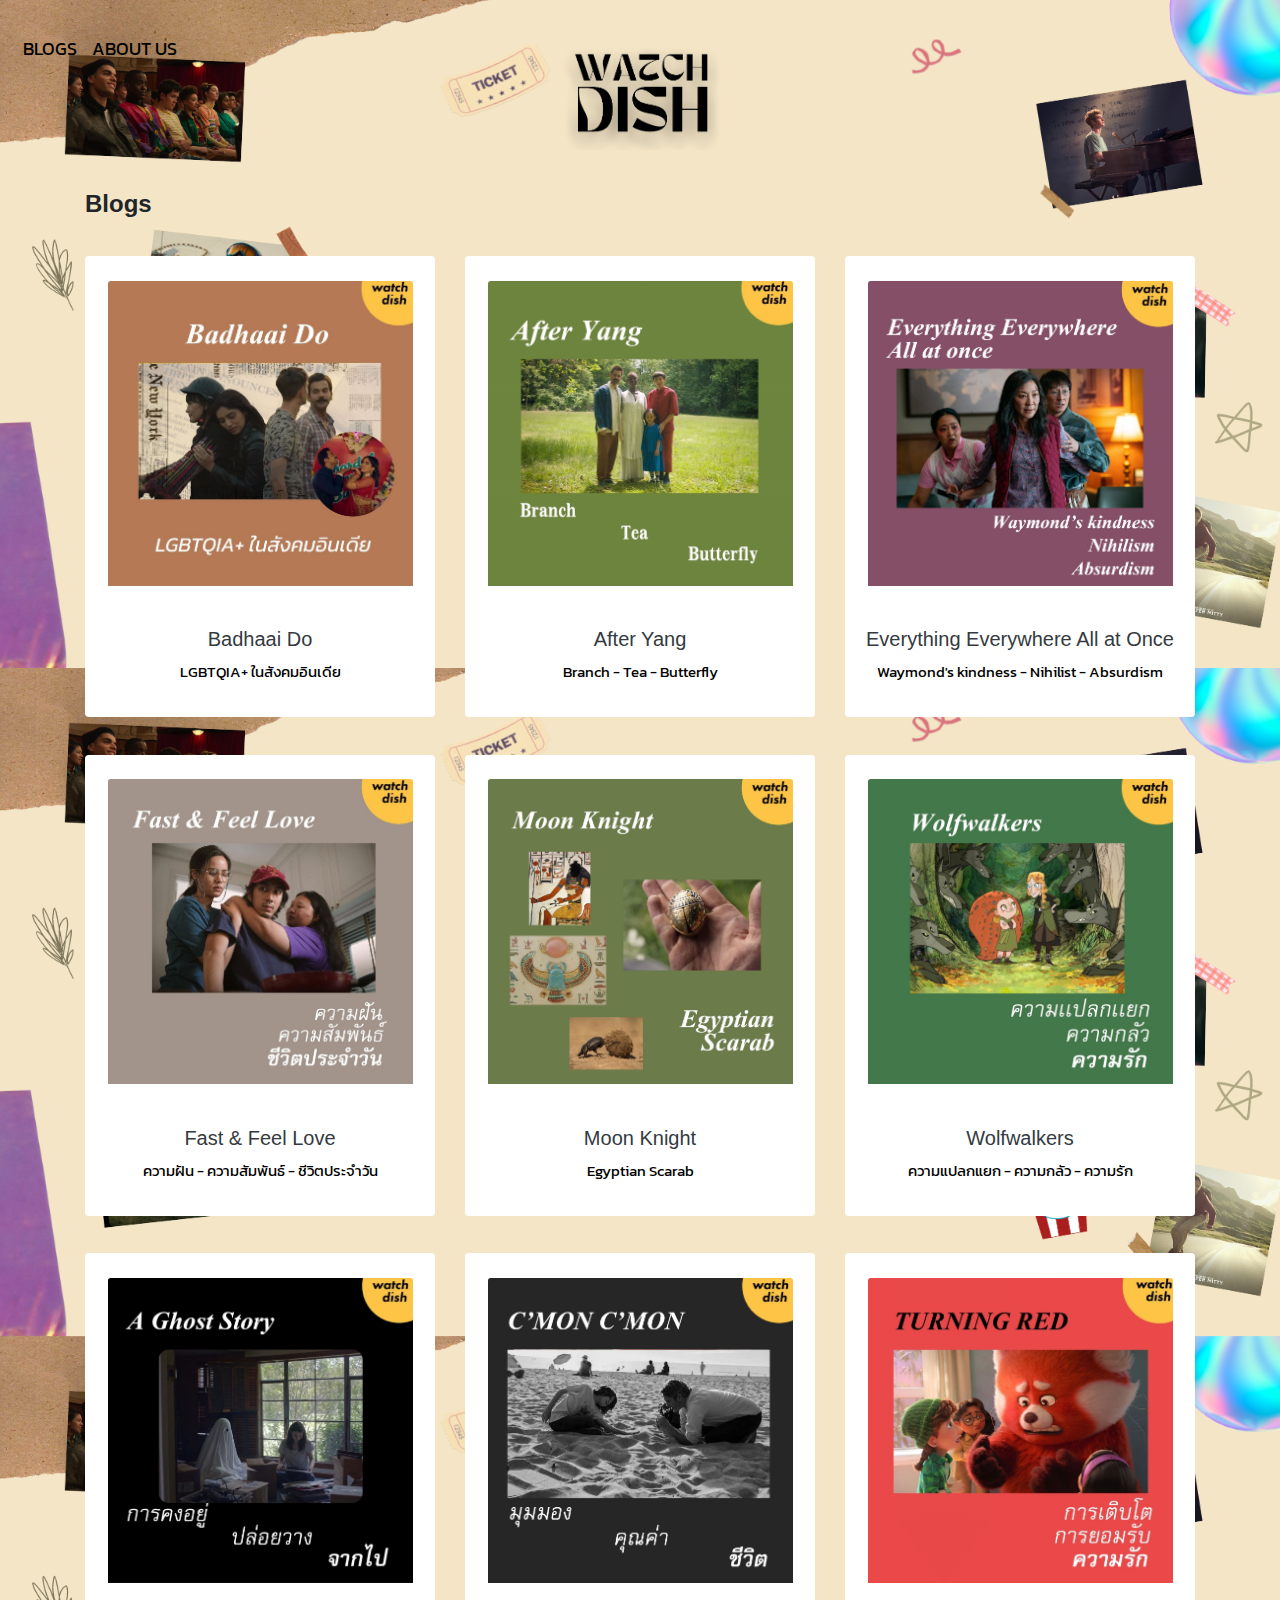
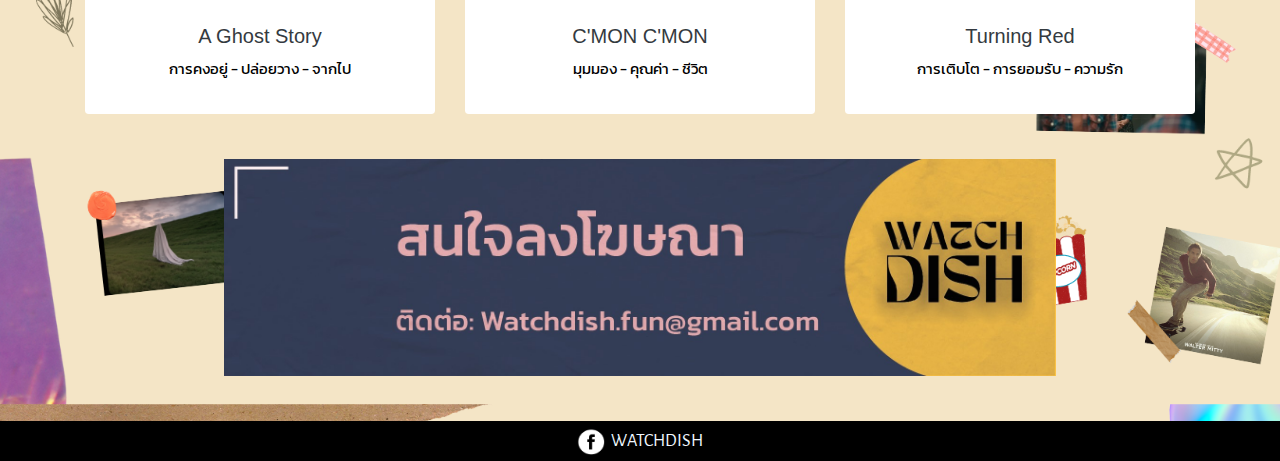
<file: index.html>
<!DOCTYPE html>
<html lang="en" class="no-js">
   <head>
      <!-- Meta -->
      <title>Blogs_WATCHDISH</title>
      <meta charset="UTF-8">
      <meta name="description" content="MOVIE LOVER">
      <meta name="keywords" content="HTML, template, free">
      <meta name="author" content="Nicola Tolin">
      <meta name="viewport" content="width=device-width, initial-scale=1.0">
      <meta http-equiv="Page-Enter" content="revealTrans(Duration=15.0,Transition=13)">
      <!-- Styles -->
      <link href="vendor/bootstrap/css/bootstrap.min.css" rel="stylesheet" type="text/css"/>
      <link href="vendor/animate/animate.css" rel="stylesheet" type="text/css"/>
      <link href="css/style.css" rel="stylesheet" type="text/css"/>
      <link rel="stylesheet" href="https://www.w3schools.com/w3css/4/w3.css">
   </head>
   
   <body>

      <nav class="navbar navbar-expand-lg navbar-dark">
         <a class="navbar-brand mx-auto" href="index.html">
         <img src="img/logo-watchdish.png" height="122" alt="Logo">
         </a>
         <div id="toggler" class="wrapper custom-toggler navbar-toggler" data-toggle="collapse" data-target=".navbar-collapse">
            <div class="menu-toggle">
               <span class="icon-bars custom-toggler navbar-toggler-icon"></span>
            </div>
         </div>
         <div id="toggle-nav" class="navbar-collapse collapse">
            <ul class="navbar-nav">
               <li class="nav-item"> <a class="nav-link" href="index.html">Blogs</a> </li>
               <li class="nav-item"> <a class="nav-link" href="studio.html">About Us</a> </li>
            </ul>
            <div id="social"><p>WATCH DISH</p></div>
         </div>
      </nav>


      <section class="section" style="background-image: url(img/background.png); background-size: 100%;">
        <div class="container">
            <br><br><br><br><br><br><br><br>
            <h3 class="section-title mb-4" style=" font-weight: 600;">Blogs</h3>


            <div class="row text-center">

              <div class="col-lg-4" style="margin-top: 15px;">
                <a href="BadhaaiDo.html" class="card border-0 text-dark">
                  <img class="card-img-top center" style="height: 305px; width: 305px; margin-top: 7%;" src="img/badhaai_do.png" alt="Download free bootstrap 4 landing page, free boootstrap 4 templates, Download free bootstrap 4.1 landing page, free boootstrap 4.1.1 templates, ollie Landing page">
                    <span class="card-body">
                        <h4 class="title mt-4">Badhaai Do</h4>
                        <p class="xs-font" style="font-family: 'Kanit', sans-serif; font-size:100%">LGBTQIA+ ในสังคมอินเดีย</p>
                    </span>
                </a>
              </div>

              <div class="col-lg-4" style="margin-top: 15px;">
                <a href="AfterYang.html" class="card border-0 text-dark">
                  <img class="card-img-top center" style="height: 305px; width: 305px; margin-top: 7%;" src="img/AfterYang.png" alt="Download free bootstrap 4 landing page, free boootstrap 4 templates, Download free bootstrap 4.1 landing page, free boootstrap 4.1.1 templates, ollie Landing page">
                    <span class="card-body">
                        <h4 class="title mt-4">After Yang</h4>
                        <p class="xs-font" style="font-family: 'Kanit', sans-serif; font-size:100%">Branch - Tea - Butterfly</p>
                    </span>
                </a>
              </div>
              
               <div class="col-lg-4" style="margin-top: 15px;">
                  <a href="EverythingEverywhereAllatonce.html" class="card border-0 text-dark">
                      <img class="card-img-top center" style="height: 305px; width: 305px; margin-top: 7%;" src="img/EverythingEverywhereAllatonce.png" alt="Download free bootstrap 4 landing page, free boootstrap 4 templates, Download free bootstrap 4.1 landing page, free boootstrap 4.1.1 templates, ollie Landing page">
                      <span class="card-body">
                          <h4 class="title mt-4">Everything Everywhere All at Once</h4>
                          <p class="xs-font" style="font-family: 'Kanit', sans-serif; font-size:100%">Waymond's kindness - Nihilist - Absurdism</p>
                      </span>
                  </a>
                </div>
                
            </div>
            
            <br>

            <div class="row text-center">

              <div class="col-lg-4" style="margin-top: 15px;">
                <a href="fastandfeellove.html" class="card border-0 text-dark">
                    <img class="card-img-top center" style="height: 305px; width: 305px; margin-top: 7%;" src="img/Fastandfeellovee.jpg" alt="Download free bootstrap 4 landing page, free boootstrap 4 templates, Download free bootstrap 4.1 landing page, free boootstrap 4.1.1 templates, ollie Landing page">
                    <span class="card-body">
                        <h4 class="title mt-4">Fast & Feel Love</h4>
                        <p class="xs-font" style="font-family: 'Kanit', sans-serif; font-size:100%">ความฝัน - ความสัมพันธ์ - ชีวิตประจำวัน</p>
                    </span>
                </a>
              </div>

              <div class="col-lg-4" style="margin-top: 15px;">
                <a href="moonknight.html" class="card border-0 text-dark">
                  <img class="card-img-top center" style="height: 305px; width: 305px; margin-top: 7%;" src="img/MoonKnight.png" alt="Download free bootstrap 4 landing page, free boootstrap 4 templates, Download free bootstrap 4.1 landing page, free boootstrap 4.1.1 templates, ollie Landing page">
                    <span class="card-body">
                        <h4 class="title mt-4">Moon Knight</h4>
                        <p class="xs-font" style="font-family: 'Kanit', sans-serif; font-size:100%">Egyptian Scarab</p>
                    </span>
                </a>
              </div>
               
                <div class="col-lg-4" style="margin-top: 15px;">
                  <a href="wolfwalkers.html" class="card border-0 text-dark">
                    <img class="card-img-top center" style="height: 305px; width: 305px; margin-top: 7%;" src="img/Wolfwaikers.png" alt="Download free bootstrap 4 landing page, free boootstrap 4 templates, Download free bootstrap 4.1 landing page, free boootstrap 4.1.1 templates, ollie Landing page">
                      <span class="card-body">
                          <h4 class="title mt-4">Wolfwalkers</h4>
                          <p class="xs-font" style="font-family: 'Kanit', sans-serif; font-size:100%">ความแปลกแยก - ความกลัว - ความรัก</p>
                      </span>
                  </a>
               </div>

            </div>
            <br>

            <div class="row text-center">

              <div class="col-lg-4" style="margin-top: 15px;">
                <a href="aghoststory.html" class="card border-0 text-dark">
                  <img class="card-img-top center" style="height: 305px; width: 305px; margin-top: 7%;" src="img/AGhostStory.jpg" alt="Download free bootstrap 4 landing page, free boootstrap 4 templates, Download free bootstrap 4.1 landing page, free boootstrap 4.1.1 templates, ollie Landing page">
                    <span class="card-body">
                        <h4 class="title mt-4">A Ghost Story</h4>
                        <p class="xs-font" style="font-family: 'Kanit', sans-serif; font-size:100%">การคงอยู่ - ปล่อยวาง - จากไป</p>
                    </span>
                </a>
             </div>

              <div class="col-lg-4" style="margin-top: 15px;">
                <a href="cmoncmon.html" class="card border-0 text-dark">
                  <img class="card-img-top center" style="height: 305px; width: 305px; margin-top: 7%;" src="img/C'MON C'MON.jpg" alt="Download free bootstrap 4 landing page, free boootstrap 4 templates, Download free bootstrap 4.1 landing page, free boootstrap 4.1.1 templates, ollie Landing page">
                    <span class="card-body">
                        <h4 class="title mt-4">C'MON C'MON</h4>
                        <p class="xs-font" style="font-family: 'Kanit', sans-serif; font-size:100%">มุมมอง - คุณค่า - ชีวิต</p>
                    </span>
                </a>
              </div>
               
              <div class="col-lg-4" style="margin-top: 15px;">
               <a href="turningred.html" class="card border-0 text-dark">
                <img class="card-img-top center" style="height: 305px; width: 305px; margin-top: 7%;" src="img/Turning Red.jpg" alt="Download free bootstrap 4 landing page, free boootstrap 4 templates, Download free bootstrap 4.1 landing page, free boootstrap 4.1.1 templates, ollie Landing page">
                   <span class="card-body">
                       <h4 class="title mt-4">Turning Red</h4>
                       <p class="xs-font" style="font-family: 'Kanit', sans-serif; font-size:100%">การเติบโต - การยอมรับ - ความรัก</p>
                   </span>
               </a>
            </div>
    
         </div><br><br>

        <a href="https://www.facebook.com/WATCHDISH"><img src="img/banner-Ads.png" alt="Ads" height="200er" class="centerrr"></a>
      </div> <br><br>
    </section>

    <!-- Footer -->
    <footer>
        <p class="content" style = "background-color:black; color:aliceblue;"><a href="https://www.facebook.com/WATCHDISH"><img src="img/fb_icon.png"></a>&nbsp;&nbsp;WATCHDISH</p>
    </footer>

      <!-- Javascript -->
      <script src="vendor/jquery.min.js"></script>
      <script src="vendor/bootstrap/js/bootstrap.min.js"></script>
      <script src="vendor/wow/wow.js"></script>
      <script src="js/script.js"></script>
      <script>
         new WOW().init();
      </script>
      <!-- End Javascript -->
   </body>
</html>
</file>
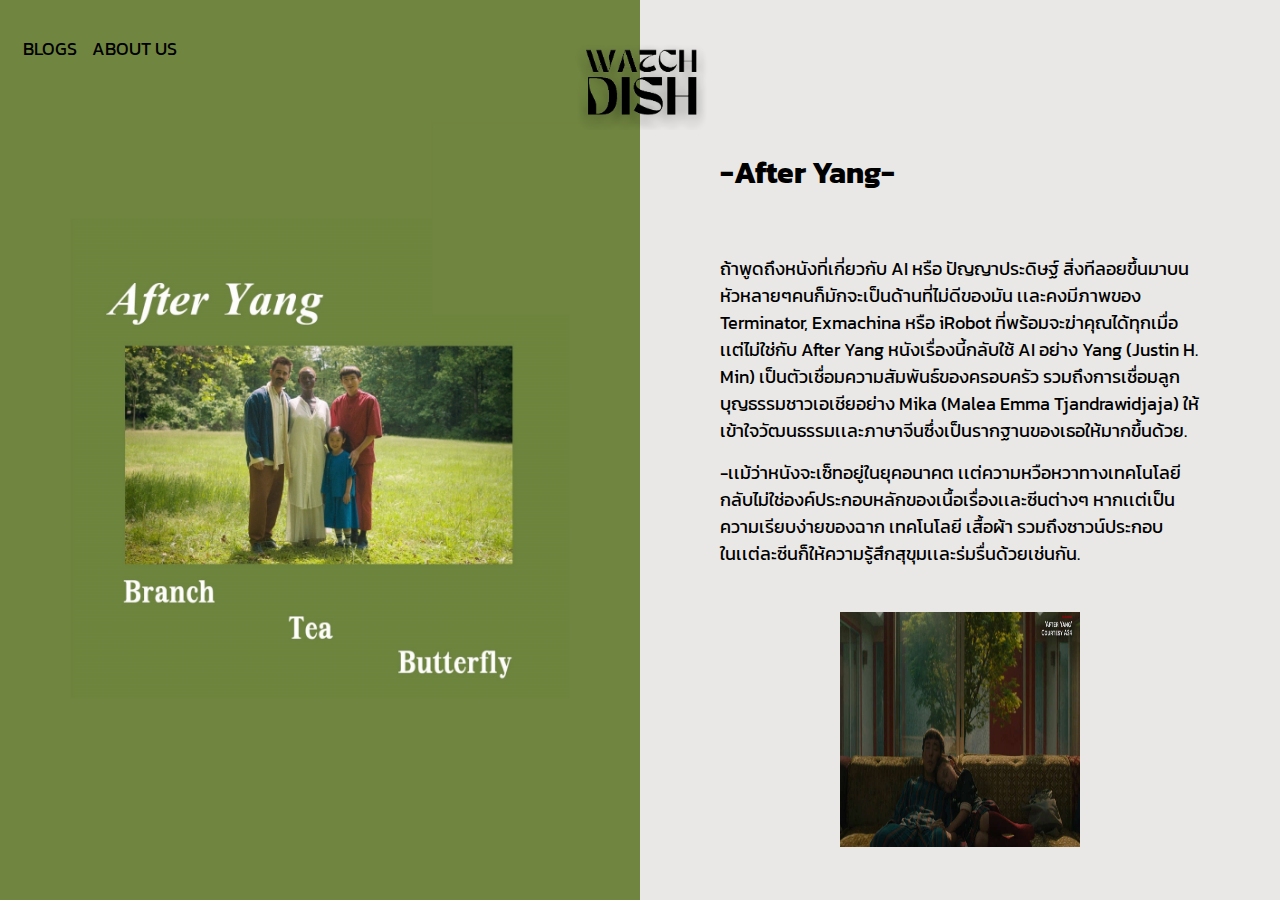
<file: AfterYang.html>
<!DOCTYPE html>
<html lang="en" class="no-js">
   <head>
      <!-- Meta -->
      <title>AfterYang_WATCHDISH</title>
      <meta charset="UTF-8">
      <meta name="description" content="Free HTML template">
      <meta name="keywords" content="HTML, template, free">
      <meta name="author" content="Nicola Tolin">
      <meta name="viewport" content="width=device-width, initial-scale=1.0">
      <!-- Styles -->
      <link href="vendor/bootstrap/css/bootstrap.min.css" rel="stylesheet" type="text/css"/>
      <link href="vendor/animate/animate.css" rel="stylesheet" type="text/css"/>
      <link href="css/style.css" rel="stylesheet" type="text/css"/>
      <link rel="stylesheet" href="https://www.w3schools.com/w3css/4/w3.css">
   </head>
   <body>
      <nav class="navbar navbar-expand-lg navbar-dark">
         <a class="navbar-brand mx-auto" href="index.html">
         <img src="img/logo-watchdish.png" height="102" alt="Logo">
         </a>
         <div id="toggler" class="wrapper custom-toggler navbar-toggler" data-toggle="collapse" data-target=".navbar-collapse">
            <div class="menu-toggle">
               <span class="icon-bars custom-toggler navbar-toggler-icon"></span>
            </div>
         </div>
         <div id="toggle-nav" class="navbar-collapse collapse">
            <ul class="navbar-nav">
               <li class="nav-item"> <a class="nav-link" href="index.html">Blogs</a> </li>
               <li class="nav-item"> <a class="nav-link" href="studio.html">About Us</a> </li>
            </ul>
            <div id="social"><p>WATCH DISH</p></div>
         </div>
      </nav>
      <div class="Container">
         <div class="Content">
            <div class="Wrapper">
               <div class="LeftContent col-xl-6 col-sm-12 split-image-left background-9">
               </div>
               <div class="RightContent col-xl-6 col-sm-12 split-image-right">
                  <div class="row justify-content-center">
                     <div class="col-9">
                        <div class="row">
                           <div>
                              <p style="font-family: 'Kanit', sans-serif; font-weight: bold; font-size: 200%;">-After Yang-
                                 <br><br>
                                <p style="font-family: 'Kanit', sans-serif;"> ถ้าพูดถึงหนังที่เกี่ยวกับ AI หรือ ปัญญาประดิษฐ์ สิ่งทีลอยขึ้นมาบนหัวหลายๆคนก็มักจะเป็นด้านที่ไม่ดีของมัน 
                                    เเละคงมีภาพของ Terminator, Exmachina หรือ iRobot ที่พร้อมจะฆ่าคุณได้ทุกเมื่อ
                                    เเต่ไม่ใช่กับ After Yang หนังเรื่องนี้กลับใช้ AI อย่าง Yang (Justin H. Min) เป็นตัวเชื่อมความสัมพันธ์ของครอบครัว 
                                    รวมถึงการเชื่อมลูกบุญธรรมชาวเอเชียอย่าง Mika (Malea Emma Tjandrawidjaja) ให้เข้าใจวัฒนธรรมเเละภาษาจีนซึ่งเป็นรากฐานของเธอให้มากขึ้นด้วย. 
                                <p style="font-family: 'Kanit', sans-serif;">-เเม้ว่าหนังจะเซ็ทอยู่ในยุคอนาคต เเต่ความหวือหวาทางเทคโนโลยีกลับไม่ใช่องค์ประกอบหลักของเนื้อเรื่องเเละซีนต่างๆ 
                                    หากเเต่เป็นความเรียบง่ายของฉาก เทคโนโลยี เสื้อผ้า รวมถึงซาวน์ประกอบในเเต่ละซีนก็ให้ความรู้สึกสุขุมเเละร่มรื่นด้วยเช่นกัน.
                                <img class="img-fluid pt-5 pb-5 centerr" style=" height: 325px;" src="img/AfterYang_1.png" alt="Photo">
                                <p style="font-family: 'Kanit', sans-serif;"> -เราจะได้ทำความรู้จักกับ Yang ในช่วงต้นเรื่องเเค่ไม่กี่นาทีเท่านั้นก่อนที่เค้าจะพังลง โดยเนื้อเรื่องของ Yang 
                                    หลังจากนี้จะเล่าผ่านทางเมโมรีการ์ดของเค้าเเละ Jake (Colin Farrell) ผู้เป็นพ่อ กับ Kyra (Jodie Turner Smith) ผู้เป็นเเม่ เพื่อค้นหาต้นตอการพังของ Yang นั้นเอง.
                                    ด้วยความที่เป็น AI ซึ่งความทรงจำมีพื้นที่จำกัดจึงทำให้ Yang เลือกที่จะจัดเก็บเพียงเเค่ช่วงเวลาที่สำคัญที่สุดของเเต่ละวันเท่านั้น หลายๆโมเม้นที่ Yang 
                                    เลือกที่จะจดจำจึงมักจะเป็นช่วงเวลาของครอบครัวเเละคนที่เค้ารัก รวมถึงความงดงามของธรรมชาติที่เเสนจะเรียบง่ายซึ่งหลายๆครั้งมนุษย์กลับมองข้ามมันไปอย่างน่าเสียดาย 
                                    ซึ่งเมื่อนำโมเม้นสั้นๆเหล่านี้มาตัดรวมกันบวกกับมีเพลงประกอบคลอเบาๆก็ทำให้เราน้ำตาซึมออกมาได้ไม่ยากเลย ทั้งนี้เองการเข้าไปค้นหาข้อบกพร่องของ Yang 
                                    จึงเป็นดั่งการเดินทางย้อนอดีตสู่ช่วงเวลาเเห่งความสุขที่เรียบง่ายเเละน่าจดจำของตัวละครเเละคนดูไปพร้อมๆกัน. 
                                <p style="font-family: 'Kanit', sans-serif;"> *บทเรียนจาก Yang*
                                <p style="font-family: 'Kanit', sans-serif;"> -กิ่งไม้- ครั้งนึง Mika ได้ตั้งคำถามกับ Yang ถึงความเเปลกเเยกของเธอจากพ่อเเม่บุญธรรมรวมถึงเชื้อชาติกำเนิดของเธอ 
                                    โดย Yang ได้บอกกับเธอว่าคนเราก็เหมือนต้นไม้นั่นเเหละ  Mika เองซึ่งเป็นลูกบุญธรรมก็เหมือนกับกิ่งไม้ที่ถูกนำไปทาบกิ่งเข้ากับต้นไม้อีกพันธ์ุนึง 
                                    ถึงเเม้ในช่วงเเรกกิ่งที่นำมาทาบจะยังต้องใช้เทปพันหรือต้องมีที่ค้ำก็ตาม เเต่เมื่อเวลาผ่านไปมันก็สามารถกลืนไปกับต้นใหม่ได้อย่างเป็นธรรมชาติเเละพร้อมที่จะงอกงามอีกครั้ง 
                                    เเต่ก็อย่าลืมที่จะให้ความสำคัญกับทั้งต้นใหม่เเละต้นที่เราจากมาด้วย  
                                <img class="img-fluid pt-5 pb-5 centerr" style=" height: 325px;" src="img/AfterYang_2.png" alt="Photo">
                                <p style="font-family: 'Kanit', sans-serif;"> -ใบชา- ย้อนไปถึงบทสนทนาระหว่าง Jake เเละ Yang “คุณชอบอะไรเกี่ยวกับชาหรอ”  
                                    Jake บอกว่าเค้าสนใจไอเดียเเละเรื่องราวของมัน กระบวนการของชานั้นเชื่อมโยงกับ ดิน พืช เเละ สภาพอากาศ รวมถึงวิถีของชีวิต เค้ายังพูดถึงสารคดีเกี่ยวกับชายผู้ตามหาชาที่ดีที่สุดในประเทศจีน 
                                    “รสชาติของชานั้นไม่มีภาษาหรือคำพูดใดที่จะสามารถอธิบายธรรมชาติอันลึกลับของมันได้เลย” โดยเพื่อนชาวเยอรมันของชายคนนั้นยังได้อธิบายความรู้สึกของชาไว้ว่า 
                                    “มันเหมือนกับเราเดินอยู่ในป่าที่มีใบไม้โรยอยู่ตามพื้นเเละฝนก็ตกลงมาเเละหยุดลง เเละเราก็ย่ำบนพื้นอันเปียกโชกนั้น เเละทั้งหมดนั้นอยู่ในชาเเก้วนี้” ทั้งคู่จบการสนทนาด้วยการดื่มชาจนหมดเเก้วพร้อมกับรสชาติที่ไม่อาจบรรยาย.
                                    บางทีเเล้วเสน่ห์ของบางสิ่งอาจจะไม่ใช่เเค่ Quality หรือ Beauty ที่อยู่ตรงหน้าเท่านั้น เเต่มันรวมถึง Story ของสิ่งนั้นด้วย 
                                    ชาเองก็ไม่ต่างอะไรกับงานศิลปะที่คุณค่าของมันไม่ใช่เเค่ความงามเพียงอย่างเดียว เเต่มันรวมถึงเรื่องราวเบื้องหลังของมันด้วยนั่นเอง
                                <p style="font-family: 'Kanit', sans-serif;"> -ผีเสื้อ- บทสนทนาระหว่าง Kyra กับ Yang ที่กำลังวุ่นกับคอลเลคชั่นผีเสื้อสตาฟอยู่นั้น ว่าด้วยการที่ Yang บอกกับ Kyra 
                                    ว่าชาวจีนสมัยก่อนนั้นมีเรื่องเล่าเกี่ยวกับคู่ชายหญิงซึ่งได้ตรอมใจตายจากความรักเเละทั้งคู่ก็ได้มาเกิดใหม่เป็นผีเสื้อ รวมถึงคำพูดของเล่าจื้อที่ว่า 
                                    “What the catepillar calls the end the rest of the world calls a butterfly” โดยผีเสื้อในที่นีเป็นเหมือนกับตัวเเทนของการเริ่มต้นใหม่หลังจากการดับไป. 
                                    Kyra จึงถามกลับไปว่า เเล้ว Yang เองเชื่อเเบบนั้นรึป่าวว่าจุดจับก็ยังเป็นทั้งจุดเริ่มต้นเช่นกัน Yang บอกว่า ไม่รู้สิ เค้าไม่ได้ถูกโปรเเกรมมาให้เชื่อเเบบนั้น 
                                    เเต่บอกตามตรงคือเค้าก็โอเคนะถ้าในจุดจบมันว่างเปล่า ถ้าถามว่ากลัวมั้ย Yang ก็ตอบเเค่ว่า "There's no somthing without nothing" 
                                    อาจจะฟังดูงงๆ เอองงเหมือนกัน555 เเต่ที่ Yang พยายามจะสื่อน่าจะหมายถึงว่าสิ่งๆนึงจะไม่สามารถเกิดขึ้นมาหรือมีคุณค่าได้เลยถ้าหากปราศจากการไม่มีอยู่ 
                                    กล่าวคือ การที่เราจะเห็นคุณค่าของสิ่งๆนึงได้นั้นเราอาจจะต้องเคยไม่มีสิ่งนั้นมาก่อน หรือถ้าในเคสของ Yang ซึ่งปัจจุบันได้พังไปเเล้วนั้นคงจะหมายถึงการที่ถ้า Yang ไม่ได้จากไป 
                                    คนในครอบครัวนี้ก็คงไม่ได้มาหวนหาช่วงเวลาเก่าๆเเละคุณค่าของมันหรอก เพราะฉะนั้นทุกความสูญเสียเเละความว่างเปล่าล้วนมีบางสิ่งที่ดีตามมาเสมอ. 
                                <img class="img-fluid pt-5 pb-5 centerr" style=" height: 385px;" src="img/AfterYang_3.png" alt="Photo">
                                <p style="font-family: 'Kanit', sans-serif;"> -นอกจากบทเรียนของ Yang ข้างต้นเเล้ว เรายังได้รู้อีกว่า AI เองก็สามารถมีความรู้สึกผูกพันธ์เเละรักได้เช่นเดียวกันมนุษย์ 
                                    เห็นได้จากความทรงจำที่เค้ามีร่วมกับ Aida มนุษย์โคลนสาวในความทรงจำนั่นเอง
                                    รวมถึงยังได้รู้อีกว่าจริงๆเเล้ว Yang นั้นได้ผ่านมือมาจากหลายๆครอบครัวเเละยังมีความทรงจำอันสวยงามของพวกเค้าอยู่ด้วยเช่นกัน.
                                <p style="font-family: 'Kanit', sans-serif;"> -ส่วนตัวเราประทับใจงานภาพที่นำเสนอเป็น POV ของ Yang มากๆเลย มันเป็นทั้งความเรียบง่าย สวยงาม เเละน่าจดจำ จนต้องน้ำตาปริ่มเลยจริงๆ 555 
                                    แต่สุดท้ายแล้วทุกอย่างที่Vivทำไปนั้นล้วนก็เพื่อครอบครัวทั้งนั้น การกระทำอาจจะดูขมแต่ผลลัพท์และเจตจำนงนั้นล้วนเป็นรสหวานชื่นของความรักจากผู้เป็นแม่ทั้งนั้น
                                <p style="font-family: 'Kanit', sans-serif;"> -อีกอย่างคือเราชอบที่เรื่องนี่ไม่ได้เรียก Yang ว่าเป็น AI เเต่กลับใช้คำว่า Technosepian ซึ่งมันทำให้หุ่นยนตร์ปัญญาประดิษฐ์ดูมีความเท่าเทียมกับ 
                                    Homosepian อย่างเรามากขึ้นไปอีก เลยทำให้เรานึกถึงเรื่อง Exmachina ด้วยนะ ในซีนที่ Nathan (Oscar Isaac) บอกกับตัวเอกว่าสุดท้ายเเล้วก็จะมีซักยุคนึงที่ AI มองย้อนกลับหามนุษย์เหมือนกับที่เรามองกลับไปหามนุษย์ยุคหินนั่นเเหละ 
                                    กล่าวคือ วิวัฒนาการเเละทุกๆอย่างมันไม่มีวันหยุดนิ่ง อะไรที่เคยเป็นปัจจุบันซักวันมันก็จะกลายเป็นอดีตในที่สุด.
                                <p style="font-family: 'Kanit', sans-serif;">#AfterYang
                                <img class="img-fluid pt-5 pb-5 centerr" style=" height: 385px;" src="img/AfterYang_4.png" alt="Photo">
                              </p><br><br>
                           </div>
                           <!--video of review-->
                           <div class = "vdo">
                              <iframe width="410" height="225" src="https://www.youtube.com/embed/Kwp32zLc08c" title="YouTube video player" frameborder="0" allow="accelerometer; autoplay; clipboard-write; encrypted-media; gyroscope; picture-in-picture" allowfullscreen></iframe>
                            </div>
                        </div>
                        <br><br><p style="font-family: 'Kanit', sans-serif;">ผู้เขียน: ประยศ ปลอดภัย (Red)<br>ภาพประกอบ: ประยศ ปลอดภัย (Red)
                     </div>
                  </div>
               </div>
            </div>
         </div>
      </div>

      <!-- Javascript -->
      <script src="vendor/jquery.min.js"></script>
      <script src="vendor/bootstrap/js/bootstrap.min.js"></script>
      <script src="vendor/wow/wow.js"></script>
      <script src="js/script.js"></script>
      <script>
         new WOW().init();
      </script>
      <!-- End Javascript -->
   </body>
</html>
</file>
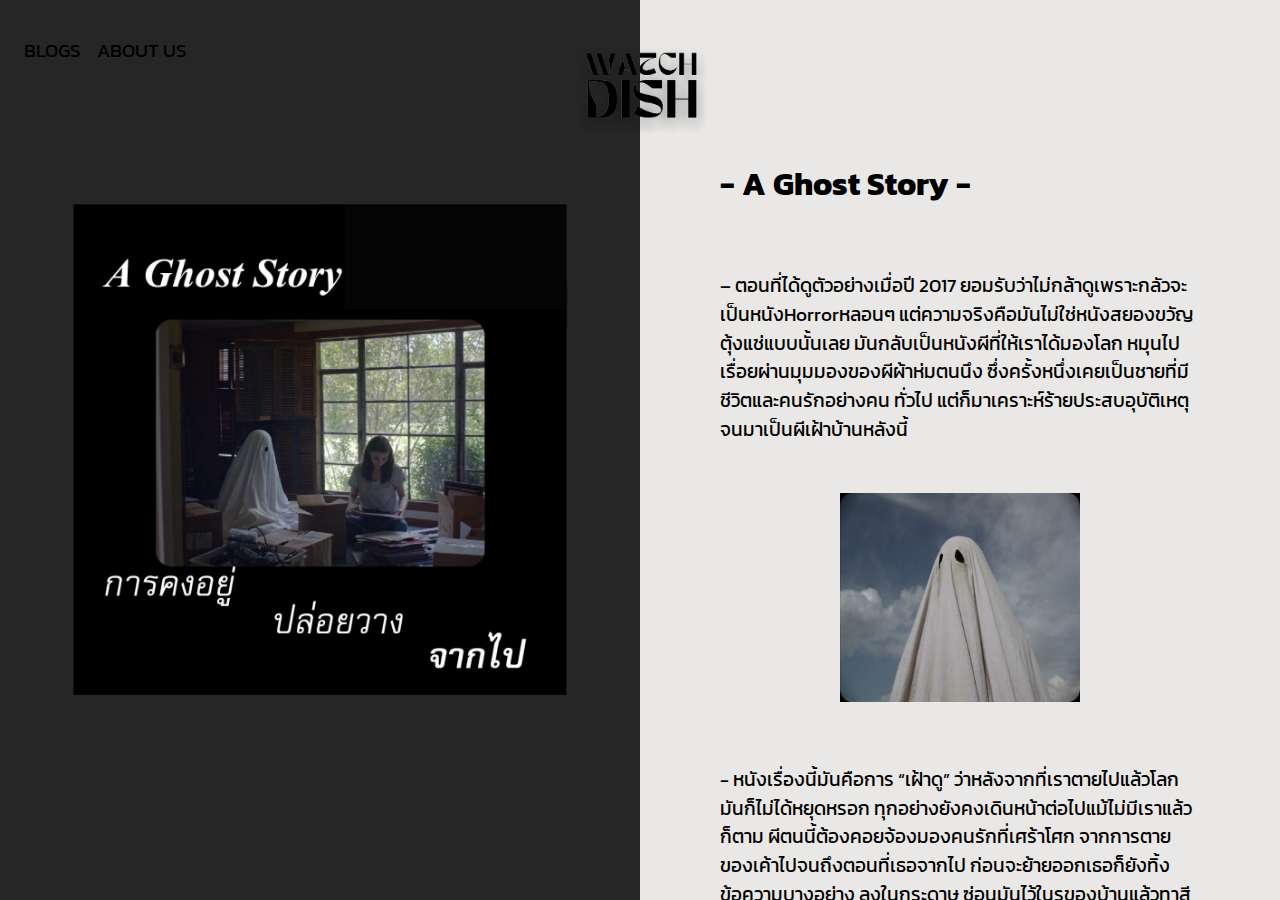
<file: aghoststory.html>
<!DOCTYPE html>
<html lang="en" class="no-js">
   <head>
      <!-- Meta -->
      <title>AGhostStory_WATCHDISH</title>
      <meta charset="UTF-8">
      <meta name="description" content="Free HTML template">
      <meta name="keywords" content="HTML, template, free">
      <meta name="author" content="Nicola Tolin">
      <meta name="viewport" content="width=device-width, initial-scale=1.0">
      <!-- Styles -->
      <link href="vendor/bootstrap/css/bootstrap.min.css" rel="stylesheet" type="text/css"/>
      <link href="vendor/animate/animate.css" rel="stylesheet" type="text/css"/>
      <link href="css/style.css" rel="stylesheet" type="text/css"/>
   </head>
   <body>
      <nav class="navbar navbar-expand-lg navbar-dark">
         <a class="navbar-brand mx-auto" href="index.html">
         <img src="img/logo-watchdish.png" height="102" alt="Logo">
         </a>
         <div id="toggler" class="wrapper custom-toggler navbar-toggler" data-toggle="collapse" data-target=".navbar-collapse">
            <div class="menu-toggle">
               <span class="icon-bars custom-toggler navbar-toggler-icon"></span>
            </div>
         </div>
         <div id="toggle-nav" class="navbar-collapse collapse">
            <ul class="navbar-nav">
               <li class="nav-item"> <a class="nav-link" href="index.html">Blogs</a> </li>
               <li class="nav-item"> <a class="nav-link" href="studio.html">About Us</a> </li>
            </ul>
            <div id="social"><p>WATCH DISH</p></div>
         </div>
      </nav>
      <div class="Container">
         <div class="Content">
            <div class="Wrapper">
               <div class="LeftContent col-xl-6 col-sm-12 split-image-left background-5">
               </div>
               <div class="RightContent col-xl-6 col-sm-12 split-image-right">
                  <div class="row justify-content-center">
                     <div class="col-9">
                        <div class="row">
                           <div>
                              
                                <p style="font-family: 'Kanit', sans-serif; font-weight: bold; font-size: 200%;">- A Ghost Story -
                                <br><br>
                                <p style="font-family: 'Kanit', sans-serif;"> – ตอนที่ได้ดูตัวอย่างเมื่อปี 2017 ยอมรับว่าไม่กล้าดูเพราะกลัวจะเป็นหนังHorrorหลอนๆ
                                    แต่ความจริงคือมันไม่ใช่หนังสยองขวัญตุ้งแช่แบบนั้นเลย มันกลับเป็นหนังผีที่ให้เราได้มองโลก
                                    หมุนไปเรื่อยผ่านมุมมองของผีผ้าห่มตนนึง ซึ่งครั้งหนึ่งเคยเป็นชายที่มีชีวิตและคนรักอย่างคน
                                    ทั่วไป แต่ก็มาเคราะห์ร้ายประสบอุบัติเหตุจนมาเป็นผีเฝ้าบ้านหลังนี้
                                <br><img class="img-fluid pt-5 pb-5 centerr" style=" height: 305px;" src="img/AGhostStory_1.png" alt="Photo">
                                <p style="font-family: 'Kanit', sans-serif;">- หนังเรื่องนี้มันคือการ “เฝ้าดู” ว่าหลังจากที่เราตายไปแล้วโลกมันก็ไม่ได้หยุดหรอก
                                    ทุกอย่างยังคงเดินหน้าต่อไปแม้ไม่มีเราแล้วก็ตาม ผีตนนี้ต้องคอยจ้องมองคนรักที่เศร้าโศก
                                    จากการตายของเค้าไปจนถึงตอนที่เธอจากไป ก่อนจะย้ายออกเธอก็ยังทิ้งข้อความบางอย่าง
                                    ลงในกระดาษ ซ่อนมันไว้ในรูของบ้านแล้วทาสีทับลงไป “ข้อความนั้นมันเขียนไว้ว่ายังไงกันนะ”
                                    เค้าคงคิดอยู่ในใจ และยังคงมาขูดสีออกจากกำแพงทุกวันเพื่อที่สักวันนึงจะได้เห็นข้อความนั้น
                                    ซึ่งนี่เองก็ทำให้เค้ายึดติดกับอดีตและรอคอยวันที่จะได้อ่านข้อความนั้นในสักวัน เมื่อเวลาผ่านไป
                                    ก็ได้มีครอบครัวอื่นย้ายเข้าออกจนนับไม่ถ้วน ในที่สุดบ้านและบริเวณโดยรอบก็ได้ถูกเปลี่ยนเป็น
                                    ป่าคอนกรีตในยุคอนาคต แล้วทุกอย่างก็วนกลับไปในยุคอดีตใหม่ จนท้ายที่สุดก็ได้วนลูปกลับมา
                                    เจอตัวเองกับคนรักซึ่งย้ายเข้ามาใหม่  เรื่องราวทุกอย่างล้วนเล่าผ่านมุมมองของผีตนนี้ทั้งสิ้น
                                    ซึ่งบางทีมันก็ทำให้เราเคว้งเหมือนกันนะ เมื่อคิดว่าหลังจากเราไม่อยู่แล้วทุกอย่างก็ยังคง
                                    ดำเนินต่อไปได้เรื่อย ๆ อยู่ดี เราก็เป็นแค่ชิ้นส่วนเล็ก ๆ ของจักรวาลที่ได้ดับสูญไปแล้วก็เท่านั้น
                                <br><img class="img-fluid pt-5 pb-5 centerr" style=" height: 335px;" src="img/AGhostStory_2.png" alt="Photo">    
                                <p style="font-family: 'Kanit', sans-serif;"> เพราะฉะนั้น ไม่ว่าตอนที่เรามีชีวิตเราจะสร้างหรือทำอะไรไว้เพื่อเป็นมรดกให้คนรุ่นหลังก็ตาม
                                    แต่สุดท้ายแล้วของพวกนี้ก็จะถึงคราวดับสูญไปพร้อมๆกับอารยธรรมและโลกใบนี้ในอีก 1,000 ปี
                                    ข้างหน้าอยู่ดี เราไม่รู้หรอกว่าสูตรไข่ดาวที่ตกทอดมาจากรุ่นปู่ของเราจะอยู่ได้นานซักกี่รุ่นตึกที่เรา
                                    สร้างไว้จะอยู่ได้ถึงร้อยปีก่อนที่อุกกาบาตจะตกลงมาใส่มันจนพังพินาศมั้ย หรือแม้กระทั่งเพลง
                                    อันโด่งดังของ Celine Dion อย่าง My heart will go on จะยังเป็นที่รู้จักในอีก200ปีข้างหน้ามั้ย. 
                                <p style="font-family: 'Kanit', sans-serif;"> แต่ทั้งหมดนี้ก็ไม่ใช่ว่าสิ่งที่เราทำหรือเป็นอยู่ในตอนนี้มันไม่สำคัญเลยนะ  เราทุกคนล้วนเกิดมา
                                    เพื่อทำอะไรซักอย่าง ไม่เพื่อตัวเองก็เพื่อใครซักคนนึง “We do what we can to endure”
                                    เราชอบประโยคนี้มากๆนะ มันคือการที่เรารู้แหละว่าซักวันเราจะหายไปจากโลกนี้แต่มันสำคัญที่ว่า
                                    “ตอนเรายังมีชีวิตอยู่เราได้ทำสิ่งที่เราสามารถเพื่อที่จะคงอยู่” หรือไม่.
                                
                                <p style="font-family: 'Kanit', sans-serif;"> แล้วอะไรคือสิ่งที่เราสามารถทำได้เพื่อที่จะคงอยู่หละ? มันเป็นคำถามที่กว้างมากนะ แต่ละคนก็คง
                                    มีสิ่งที่อยากทำต่างกันออกไป และก็มีสิ่งที่สร้างความสุขให้กับตัวเองต่างกันออกไปอีก 
                                <p style="font-family: 'Kanit', sans-serif;"> ............สุดท้ายแล้วคุณหละอยู่เพื่ออะไร?
                                <br><img class="img-fluid pt-5 pb-5 centerr" style=" height: 335px;" src="img/AGhostStory_3.png" alt="Photo">
                                <p style="font-family: 'Kanit', sans-serif;"> Ps: ชอบตอนจบนะ ที่สุดท้ายพระเอกก็รู้จักที่จะปล่อยวางและกลายเป็นส่วนนึงของจักรวาล...
                                <p style="font-family: 'Kanit', sans-serif;">#A Ghost Story
                                
                              </p><br><br>
                           </div>
                           <!--video of review-->
                           <div class = ".embedded-video-16-9">
                              <iframe width="410" height="215" src="https://www.youtube.com/embed/c_3NMtxeyfk" title="YouTube video player" frameborder="0" allow="accelerometer; autoplay; clipboard-write; encrypted-media; gyroscope; picture-in-picture" allowfullscreen></iframe>
                           </div>
                        </div>
                        <br><br><p style="font-family: 'Kanit', sans-serif;">ผู้เขียน: ประยศ ปลอดภัย (Red)<br>ภาพประกอบ: ประยศ ปลอดภัย (Red)
                     </div>
                  </div>
               </div>
            </div>
         </div>
      </div>
      <!-- Javascript -->
      <script src="vendor/jquery.min.js"></script>
      <script src="vendor/bootstrap/js/bootstrap.min.js"></script>
      <script src="vendor/wow/wow.js"></script>
      <script src="js/script.js"></script>
      <script>
         new WOW().init();
      </script>
      <!-- End Javascript -->
   </body>
</html>
</file>
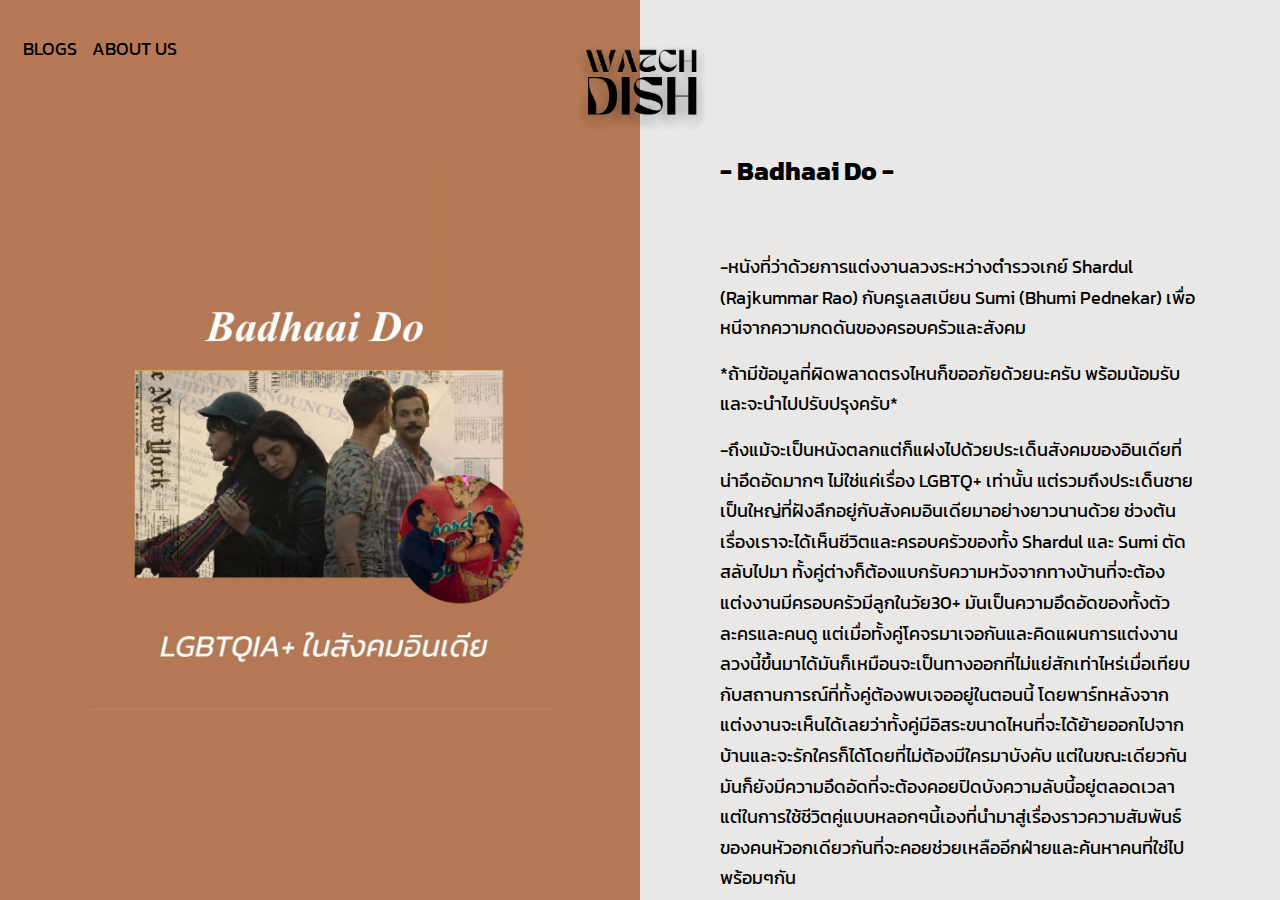
<file: BadhaaiDo.html>
<!DOCTYPE html>
<html lang="en" class="no-js">
   <head>
      <!-- Meta -->
      <title>BadhaaiDo_WATCHDISH</title>
      <meta charset="UTF-8">
      <meta name="description" content="Free HTML template">
      <meta name="keywords" content="HTML, template, free">
      <meta name="author" content="Nicola Tolin">
      <meta name="viewport" content="width=device-width, initial-scale=1.0">
      <!-- Styles -->
      <link href="vendor/bootstrap/css/bootstrap.min.css" rel="stylesheet" type="text/css"/>
      <link href="vendor/animate/animate.css" rel="stylesheet" type="text/css"/>
      <link href="css/style.css" rel="stylesheet" type="text/css"/>
      <link rel="stylesheet" href="https://www.w3schools.com/w3css/4/w3.css">
   </head>
   <body>
      <nav class="navbar navbar-expand-lg navbar-dark">
         <a class="navbar-brand mx-auto" href="index.html">
         <img src="img/logo-watchdish.png" height="102" alt="Logo">
         </a>
         <div id="toggler" class="wrapper custom-toggler navbar-toggler" data-toggle="collapse" data-target=".navbar-collapse">
            <div class="menu-toggle">
               <span class="icon-bars custom-toggler navbar-toggler-icon"></span>
            </div>
         </div>
         <div id="toggle-nav" class="navbar-collapse collapse">
            <ul class="navbar-nav">
               <li class="nav-item"> <a class="nav-link" href="index.html">Blogs</a> </li>
               <li class="nav-item"> <a class="nav-link" href="studio.html">About Us</a> </li>
            </ul>
            <div id="social"><p>WATCH DISH</p></div>
         </div>
      </nav>
      <div class="Container">
         <div class="Content">
            <div class="Wrapper">
               <div class="LeftContent col-xl-6 col-sm-12 split-image-left background-10">
               </div>
               <div class="RightContent col-xl-6 col-sm-12 split-image-right">
                  <div class="row justify-content-center">
                     <div class="col-9">
                        <div class="row">
                           <div>
                              <p style="font-family: 'Kanit', sans-serif; font-weight: bold; font-size:clamp(1.4em, 2vw, 2.8em); line-height: 170%; ">- Badhaai Do -

                                <br><br>
                                <p style="font-family: 'Kanit', sans-serif; font-size:clamp(1em, 2vw, 1.2em); line-height: 170%;"> -หนังที่ว่าด้วยการแต่งงานลวงระหว่างตำรวจเกย์ Shardul (Rajkummar Rao) กับครูเลสเบียน Sumi (Bhumi  Pednekar) เพื่อหนีจากความกดดันของครอบครัวและสังคม                                      
                                <p style="font-family: 'Kanit', sans-serif; font-size:clamp(1em, 2vw, 1.2em); line-height: 170%;"> *ถ้ามีข้อมูลที่ผิดพลาดตรงไหนก็ขออภัยด้วยนะครับ พร้อมน้อมรับและจะนำไปปรับปรุงครับ*
                                <p style="font-family: 'Kanit', sans-serif; font-size:clamp(1em, 2vw, 1.2em); line-height: 170%;"> -ถึงแม้จะเป็นหนังตลกแต่ก็แฝงไปด้วยประเด็นสังคมของอินเดียที่น่าอึดอัดมากๆ ไม่ใช่แค่เรื่อง LGBTQ+ เท่านั้น 
                                    แต่รวมถึงประเด็นชายเป็นใหญ่ที่ฝังลึกอยู่กับสังคมอินเดียมาอย่างยาวนานด้วย ช่วงต้นเรื่องเราจะได้เห็นชีวิตและครอบครัวของทั้ง  Shardul และ Sumi ตัดสลับไปมา 
                                    ทั้งคู่ต่างก็ต้องแบกรับความหวังจากทางบ้านที่จะต้องแต่งงานมีครอบครัวมีลูกในวัย30+ มันเป็นความอึดอัดของทั้งตัวละครและคนดู 
                                    แต่เมื่อทั้งคู่โคจรมาเจอกันและคิดแผนการแต่งงานลวงนี้ขึ้นมาได้มันก็เหมือนจะเป็นทางออกที่ไม่แย่สักเท่าไหร่เมื่อเทียบกับสถานการณ์ที่ทั้งคู่ต้องพบเจออยู่ในตอนนี้ 
                                    โดยพาร์ทหลังจากแต่งงานจะเห็นได้เลยว่าทั้งคู่มีอิสระขนาดไหนที่จะได้ย้ายออกไปจากบ้านและจะรักใครก็ได้โดยที่ไม่ต้องมีใครมาบังคับ 
                                    แต่ในขณะเดียวกันมันก็ยังมีความอึดอัดที่จะต้องคอยปิดบังความลับนี้อยู่ตลอดเวลา แต่ในการใช้ชีวิตคู่แบบหลอกๆนี้เองที่นำมาสู่เรื่องราวความสัมพันธ์ของคนหัวอกเดียวกันที่จะคอยช่วยเหลืออีกฝ่ายและค้นหาคนที่ใช่ไปพร้อมๆกัน
                                <img class="img-fluid pt-5 pb-5 centerr" style=" height: 315px;" src="img/badhaai_do_1.png" alt="Photo">
                                <p style="font-family: 'Kanit', sans-serif; font-size:clamp(1em, 2vw, 1.2em); line-height: 170%;"> - Section 377- ซึ่งเป็นกฎหมายที่ว่าด้วยการรักร่วมเพศนั้นเป็นดั่งอาชญากรรมและสมควรได้รับโทษจำคุกถึง10ปี โดยกฎหมายนี้ได้ถูกนำมาใช้ตั้งแต่ปี 1861 
                                    ซึ่งเป็นช่วงเวลาที่อังกฤษยังปกครองอินเดียอยู่ โดยกล่าวว่าการรักร่วมเพศนั้นเป็นการกระทำที่ผิดธรรมชาติและต้องถูกทำโทษอย่างสาสม ถึงแม้ว่าอินเดียจะยกเลิกกฎหมายนี้ ไปตั้งแต่ วันที่ 6 กย. 2018 แล้ว 
                                    แต่ก็ปฎิเสธไม่ได้เลยว่าด้วยสังคม ศาสนา และวัฒนธรรมอันเก่าแก่ของอินเดียนั้นก็ทำให้เป็นเรื่องยากสำหรับชาว LGBTQ+ หลายๆคนที่จะเปิดตัวต่อครอบครัวและสังคมอยู่ดี 
                                    โดยแพทย์บางรายในอินเดียยังวินิจฉัยว่ามันเป็นโรคหรือความผิดปกติที่จะต้องรักษาให้หายซะด้วยซ้ำ แต่ถึงอย่างนั้นจำนวนประชากร LGBTQ+ ในอินเดียกลับมีมากกว่า 2.5ล้านคน หรือคิดเป็น 3% หรือมากกว่า จากประชากรทั้งหมด 
                                    โดยข้อมูลนี้ได้มาจากการลงทะเบียนรายชื่อกับทาง Ministry of Health and Family Welfare ซึ่งเป็นกระทรวงที่มีหน้าที่ในการดูแลเรื่องของนโยบายสุขภาพและการวางแผนครอบครัวของชาวอินเดีย 
                                    และอย่าลืมว่ายังมีประชากรที่ไม่ได้ลงทะเบียนกับทางกระทรวงอีกตั้งเท่าไหร่
                                <img class="img-fluid pt-5 pb-5 centerr" style=" height: 315px;" src="img/badhaai_do_2.png" alt="Photo">
                                <p style="font-family: 'Kanit', sans-serif; font-size:clamp(1em, 2vw, 1.2em); line-height: 170%;"> -Lavender Mariage- คือการแต่งงานตามกฎหมายของชาย-หญิง เพื่อปกปิดรสนิยมทางเพศของทั้งคู่ต่อสังคมและครอบครัว 
                                    คำนี้เริ่มมีการใช้มาตั้งแต่ช่วงต้นศตวรรษที่ 20 ซึ่งนักแสดงหรือคนที่มีชื่อเสียงในสังคมที่มีรสนิยมชอบเพศเดียวกันในสมัยนั้นมักจะใช้วิธีนี้เพื่อหลีกเลี่ยงกระแสสังคมและการมีปัญหากับทางสตูดิโอรวมถึงการป้องกันไม่ให้หน้าที่การงานและชื่อเสียงต้องเสียไปพร้อมๆกันด้วย

                                <p style="font-family: 'Kanit', sans-serif; font-size:clamp(1em, 2vw, 1.2em); line-height: 170%;"> โดยสีลาเวนเดอร์ในสมัยนั้นมักถูกมองว่าเป็นสีที่มีความเกี่ยวข้องกับ Homosexual นั่นเอง
                                <p style="font-family: 'Kanit', sans-serif; font-size:clamp(1em, 2vw, 1.2em); line-height: 170%;"> ถึงอย่างนั้น ก็ยังมีนักแสดงบางคนที่ไม่ยอมจำนนต่อทางสตูดิโอซึ่งบังคับให้เค้าแต่งงานแบบหลอกๆกับหญิงเพศตรงข้ามเพื่อรักษาหน้าที่การงานของตนเอาไว้ 
                                    ชายคนนั้นคือ Charles William Haines ซึ่งเป็นนักแสดง Hollywood ที่มีชื่อเสียงจากการแสดงหนังเรื่อง Three white fools (1923) โดยเค้าเลือกที่จะจบอาชีพการแสดงของตนลงและอยู่กินกับกะลาสีเรืออย่าง Jimmy Shields เป็นเวลาถึง 47ปี
                                <p style="font-family: 'Kanit', sans-serif; font-size:clamp(1em, 2vw, 1.2em); line-height: 170%;"> และนอกจากนี้การแต่งงานแบบลาเวนเดอร์ก็ยังเป็นที่แพร่หลายในประเทศจีนรวมถึงอินเดียด้วย
                                <img class="img-fluid pt-5 pb-5 centerr" style=" height: 315px;" src="img/badhaai_do_3.png" alt="Photo">
                                <p style="font-family: 'Kanit', sans-serif; font-size:clamp(1em, 2vw, 1.2em); line-height: 170%;"> -Patriarchy- หรือสังคมที่ชายเป็นใหญ่ และมีสิทธิพิเศษเหนือกว่าเพศอื่นๆ ไม่ว่าจะเป็นบทบาททางสังคม ธุรกิจ หรือ การเมือง
                                    โดยอินเดียเองก็ถือว่าเป็นหนึ่งในประเทศที่มีความเหลื่อมล้ำทางเพศสูงเป็นอันดับต้นๆของโลก ถึงแม้ว่าในปัจจุบันอะไรหลายๆอย่างจะเริ่มดีขึ้นแล้ว 
                                    แต่ก็ยังมีคนอินเดียทั้งชายและหญิงจำนวนมากที่ยังเห็นด้วยกับการแบ่งแยกเพศกับหน้าที่อย่างชัดเจน หรือแม้แต่การที่เปิดโอกาสให้เพศชายมีสิทธิ์ในการตัดสินใจสิ่งต่างๆได้อย่างชอบธรรม 
                                    โดยจากการรีเสิร์ชของ PEW research center หน่วยงานวิจัยของสหรัฐที่ทำการสำรวจในเรื่องของสังคมวิทยา และวิเคราะห์ข่าวสารต่างๆนั้นได้รายงานว่า ผู้คนเห็นด้วยกับการให้เพศหญิงเป็นฝ่ายดูแลลูกอยู่ที่บ้านมากถึง 34% 
                                    ในขณะที่ผู้ชายคิดเป็นแค่ 3% เท่านั้น ในขณะเดียวกันตัวเลขของความนิยมให้ผู้ชายเป็นฝ่ายเดียวที่ออกไปทำงานหาเงินนั้นก็มีมากถึง 43% เลยทีเดียว
                                <p style="font-family: 'Kanit', sans-serif; font-size:clamp(1em, 2vw, 1.2em); line-height: 170%;"> -ซึ่งเราก็จะได้เห็นหลักการชายเป็นใหญ่นี้แทรกอยู่บ่อยๆในหนัง แม้แต่ในหมู่ของ LGBTQ+ เอง เพศชายก็ยังดูเหมือนจะได้รับอภิสิทธิ์อยู่บ้างเช่นกัน
                                <p style="font-family: 'Kanit', sans-serif; font-size:clamp(1em, 2vw, 1.2em); line-height: 170%;"> -สุดท้ายนี้เราก็มองว่าหนังเรื่องนี้เป็นอีกหนึ่งก้าวสำคัญของ Bollywood และชาว LGBTQ+ ในการเรียกร้องความเท่าเทียมและความเข้าใจต่อคนในชุมชนนี้เช่นกัน. :) 
                                <p style="font-family: 'Kanit', sans-serif; font-size:clamp(1em, 2vw, 1.2em); line-height: 170%;"> #BadhaaiDo
                              </p>
                            </div><br>
                            <p style="font-family: 'Kanit', sans-serif; font-size:clamp(1em, 2vw, 1.2em); line-height: 170%;"><a href="https://timesofindia.indiatimes.com/india/what-is-section-377/articleshow/66067994.cms"> Source: https://timesofindia.indiatimes.com/india/what-is-section-377/articleshow/66067994.cms</a>
                            <p style="font-family: 'Kanit', sans-serif; font-size:clamp(1em, 2vw, 1.2em); line-height: 170%;"><a href="https://indianexpress.com/article/india/in-another-realm-lgbtq-community-networking-population-in-india-stigma-around-homosexuality-6235390/"> https://indianexpress.com/article/india/in-another-realm-lgbtq-community-networking-population-in-india-stigma-around-homosexuality-6235390/</a>
                            <p style="font-family: 'Kanit', sans-serif; font-size:clamp(1em, 2vw, 1.2em); line-height: 170%;"><a href="https://hmong.in.th/wiki/Lavender_marriage"> https://hmong.in.th/wiki/Lavender_marriage</a>
                            <p style="font-family: 'Kanit', sans-serif; font-size:clamp(1em, 2vw, 1.2em); line-height: 170%;"><a href="https://historydaily.org/famous-hollywood-lavender-marriages"> https://historydaily.org/famous-hollywood-lavender-marriages </a>    
                            <p style="font-family: 'Kanit', sans-serif; font-size:clamp(1em, 2vw, 1.2em); line-height: 170%;"><a href="https://www.outlookindia.com/art-entertainment/decoding-lavender-weddings-reality-in-india-rajkummar-rao-bhumi-pednekar-badhaai-do-news-184248"> https://www.outlookindia.com/art-entertainment/decoding-lavender-weddings-reality-in-india-rajkummar-rao-bhumi-pednekar-badhaai-do-news-184248</a>    
                            <p style="font-family: 'Kanit', sans-serif; font-size:clamp(1em, 2vw, 1.2em); line-height: 170%;"><a href="https://www.pewresearch.org/religion/2022/03/02/gender-roles-in-the-family/"> https://www.pewresearch.org/religion/2022/03/02/gender-roles-in-the-family/</a>        
                            <br><br>
                            <!--video of review-->
                            <div class = "vdo">
                                <iframe width="410" height="230" src="https://www.youtube.com/embed/unAljCZMQYw" title="YouTube video player" frameborder="0" allow="accelerometer; autoplay; clipboard-write; encrypted-media; gyroscope; picture-in-picture" allowfullscreen></iframe>
                            </div>
                        </div>
                        <br><br><p style="font-family: 'Kanit', sans-serif; font-size:clamp(1em, 2vw, 1.2em); line-height: 170%;">ผู้เขียน: ประยศ ปลอดภัย (Red)<br>ภาพประกอบ: ประยศ ปลอดภัย (Red)
                     </div>
                  </div>
               </div>
            </div>
         </div>
      </div>

      <!-- Javascript -->
      <script src="vendor/jquery.min.js"></script>
      <script src="vendor/bootstrap/js/bootstrap.min.js"></script>
      <script src="vendor/wow/wow.js"></script>
      <script src="js/script.js"></script>
      <script>
         new WOW().init();
      </script>
      <!-- End Javascript -->
   </body>
</html>
</file>
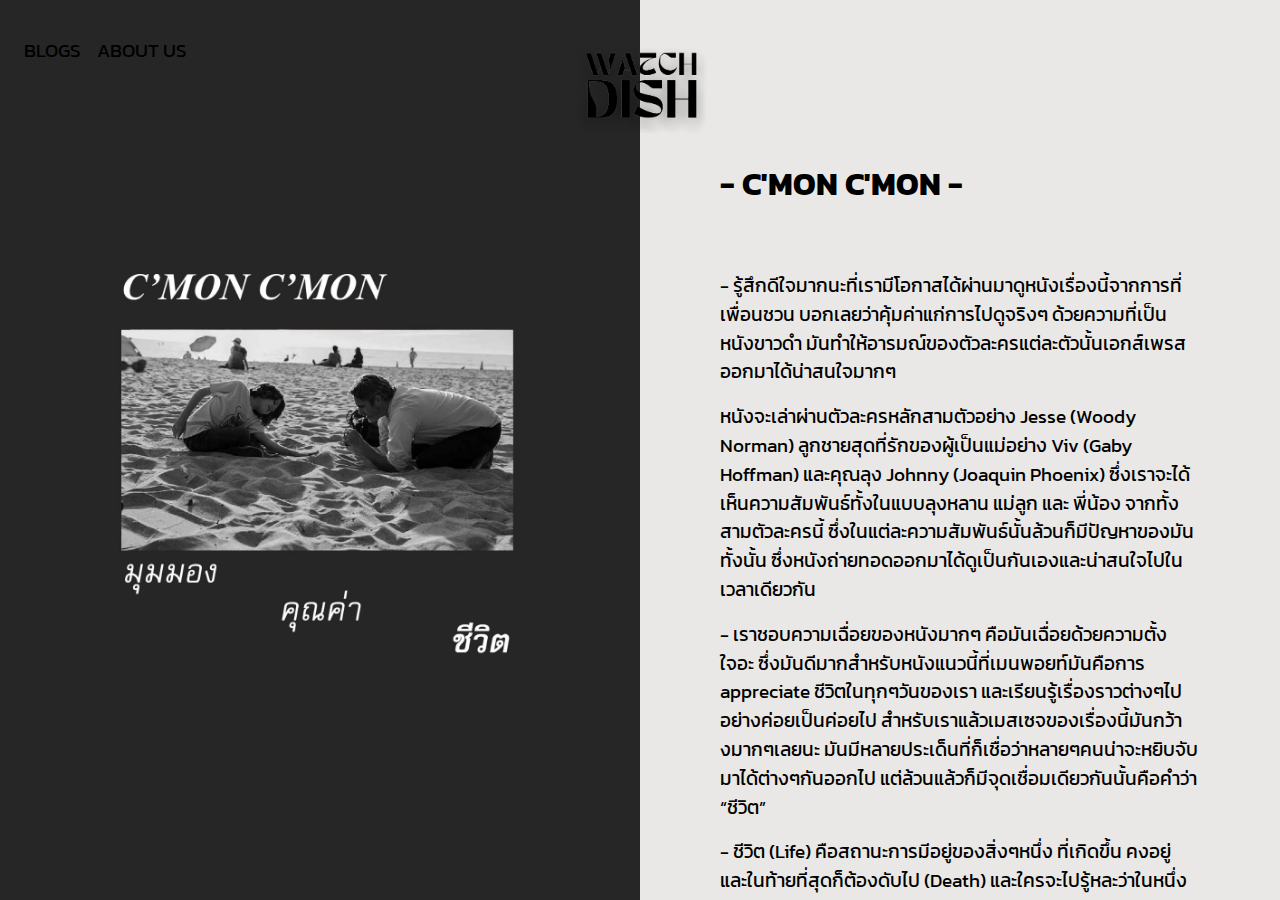
<file: cmoncmon.html>
<!DOCTYPE html>
<html lang="en" class="no-js">
   <head>
      <!-- Meta -->
      <title>C'monC'mon_WATCHDISH</title>
      <meta charset="UTF-8">
      <meta name="description" content="Free HTML template">
      <meta name="keywords" content="HTML, template, free">
      <meta name="author" content="Nicola Tolin">
      <meta name="viewport" content="width=device-width, initial-scale=1.0">
      <!-- Styles -->
      <link href="vendor/bootstrap/css/bootstrap.min.css" rel="stylesheet" type="text/css"/>
      <link href="vendor/animate/animate.css" rel="stylesheet" type="text/css"/>
      <link href="css/style.css" rel="stylesheet" type="text/css"/>
   </head>
   <body>
      <nav class="navbar navbar-expand-lg navbar-dark">
         <a class="navbar-brand mx-auto" href="index.html">
         <img src="img/logo-watchdish.png" height="102" alt="Logo">
         </a>
         <div id="toggler" class="wrapper custom-toggler navbar-toggler" data-toggle="collapse" data-target=".navbar-collapse">
            <div class="menu-toggle">
               <span class="icon-bars custom-toggler navbar-toggler-icon"></span>
            </div>
         </div>
         <div id="toggle-nav" class="navbar-collapse collapse">
            <ul class="navbar-nav">
               <li class="nav-item"> <a class="nav-link" href="index.html">Blogs</a> </li>
               <li class="nav-item"> <a class="nav-link" href="studio.html">About Us</a> </li>
            </ul>
            <div id="social"><p>Your it to gave life whom as. Favourable dissimilar resolution led for and had.</p></div>
         </div>
      </nav>
      <div class="Container">
         <div class="Content">
            <div class="Wrapper">
               <div class="LeftContent col-xl-6 col-sm-12 split-image-left background-6">
               </div>
               <div class="RightContent col-xl-6 col-sm-12 split-image-right">
                  <div class="row justify-content-center">
                     <div class="col-9">
                        <div class="row">
                           <div>
                              <p style="font-family: 'Kanit', sans-serif; font-weight: bold; font-size: 200%;">- C'MON C'MON -
                                 <br><br>
                                <p style="font-family: 'Kanit', sans-serif;"> - รู้สึกดีใจมากนะที่เรามีโอกาสได้ผ่านมาดูหนังเรื่องนี้จากการที่เพื่อนชวน
                                    บอกเลยว่าคุ้มค่าแก่การไปดูจริงๆ ด้วยความที่เป็นหนังขาวดำ มันทำให้อารมณ์ของตัวละครแต่ละตัวนั้นเอกส์เพรสออกมาได้น่าสนใจมากๆ
                                <p style="font-family: 'Kanit', sans-serif;">หนังจะเล่าผ่านตัวละครหลักสามตัวอย่าง Jesse (Woody Norman) ลูกชายสุดที่รักของผู้เป็นแม่อย่าง 
                                    Viv (Gaby Hoffman) และคุณลุง Johnny (Joaquin Phoenix) ซึ่งเราจะได้เห็นความสัมพันธ์ทั้งในแบบลุงหลาน แม่ลูก และ พี่น้อง จากทั้งสามตัวละครนี้ 
                                    ซึ่งในแต่ละความสัมพันธ์นั้นล้วนก็มีปัญหาของมันทั้งนั้น ซึ่งหนังถ่ายทอดออกมาได้ดูเป็นกันเองและน่าสนใจไปในเวลาเดียวกัน
                                <p style="font-family: 'Kanit', sans-serif;">- เราชอบความเฉื่อยของหนังมากๆ คือมันเฉื่อยด้วยความตั้งใจอะ 
                                    ซึ่งมันดีมากสำหรับหนังแนวนี้ที่เมนพอยท์มันคือการ appreciate ชีวิตในทุกๆวันของเรา 
                                    และเรียนรู้เรื่องราวต่างๆไปอย่างค่อยเป็นค่อยไป สำหรับเราแล้วเมสเซจของเรื่องนี้มันกว้างมากๆเลยนะ 
                                    มันมีหลายประเด็นที่ก็เชื่อว่าหลายๆคนน่าจะหยิบจับมาได้ต่างๆกันออกไป แต่ล้วนแล้วก็มีจุดเชื่อมเดียวกันนั้นคือคำว่า “ชีวิต” 
                                <p style="font-family: 'Kanit', sans-serif;">- ชีวิต (Life) คือสถานะการมีอยู่ของสิ่งๆหนึ่ง ที่เกิดขึ้น คงอยู่ และในท้ายที่สุดก็ต้องดับไป (Death) 
                                    และใครจะไปรู้หละว่าในหนึ่งชีวิตของแต่ละคนต้องผ่านต้องพบเจอและต้องเรียนรู้อะไรมาบ้างกว่าจะมาเป็นแบบปัจจุบันนี้
                                <img class="img-fluid pt-5 pb-5 centerr" style=" height: 325px;" src="img/cmoncmon_1.png" alt="Photo">
                                <p style="font-family: 'Kanit', sans-serif;">- Jesse เด็กหนุ่มที่เหมือนจะยังมีคำถามในใจถึงอะไรก็ตามที่กำลังเกิดขึ้นกับครอบครัวของเค้าในตอนนี้ 
                                    แต่ในขณะเดียวกันก็ยังเป็นเด็กที่ฉลาดทันคนและยังเล่นเชิงกับผู้ใหญ่ได้อย่างน่าเอ็นดูมากๆ  เค้าเป็นตัวแทนการมองโลกผ่านแว่นอันแสนบริสุทธิ์ของเด็กคนหนึ่ง
                                    ที่จะพูดสิ่งที่คิดและทำสิ่งที่อยากทำออกมาโดยไม่ได้ผ่านการกลั่นกลองมากนัก ทุกอย่างมันบริสุทธ์มากๆ เหมือนกับตอนที่เค้าอัดเสียงริมชายหาดหรือเสียงต่างๆในเมือง 
                                    แค่เสียงเล็กๆน้อยๆที่ลอดเข้ามาในหูฟังก็ทำให้เด็กคนนึงตื่นตาตื่นใจกับมันได้ไม่ยากนัก ในขณะเดียวกันเมื่อพบเจอกับสิ่งที่ไม่ดีเค้าก็ยังเลือกที่จะเก็บมันไว้แทนที่จะปล่อยมันออกมา
                                <img class="img-fluid pt-5 pb-5 centerr" style=" height: 325px;" src="img/cmoncmon_2.png" alt="Photo">
                                <p style="font-family: 'Kanit', sans-serif;">- Johnny บอกก่อนเลยว่าชอบ Joaquin ในบทนี้มากๆ..Johnny เป็นตัวละครที่ให้เราได้มองผ่านแว่นของชายวัยกลางคนคนนึง
                                    ที่ได้ผ่านมรสุมหลายอย่างในชีวิตจนมาถึงจุดที่รู้ว่าอะไรที่ปล่อยวางได้ก็ควรจะปล่อย แต่ในขณะเดียวกันเค้าก็ยังเลือกที่จะทำงานในการไปสัมภาสณ์เด็กในรัฐต่างๆถึงความหมายของชีวิต 
                                    ซึ่งมันนำมาซึ่งคำตอบหลายๆอย่างที่กลั่นออกมาจากมุมมองของเด็กที่มีต่อโลกใบนี้ และนี่แหละที่เป็นอีกหนึ่งหัวใจหลักของเรื่องที่เราชอบมากๆ
                                <img class="img-fluid pt-5 pb-5 centerr" style=" height: 385px;" src="img/cmoncmon_3.png" alt="Photo">
                                    <br>การที่หนึ่งคำถามมีคนตอบได้หลายคนมันทำให้เราได้ไตร่ตรองถึงมุมมองของแต่ละคนและหยิบจับอันที่เราชอบมาได้อย่างตามใจปรารถณานี่ก็เป็นเหมือนของขวัญที่หนังมอบให้กับคนดูกลับไปคิดกันต่อเนอะ
                                <p style="font-family: 'Kanit', sans-serif;">- Viv เป็นคุณแม่ที่ต้องแบกรับทุกๆอย่างไว้บนบ่า ไม่ว่าจะเรื่องลูกหรือเรื่องสามีที่ป่วยทางจิตก็ตาม 
                                    เธอเป็นผู้หญิงที่เก่งและน่านับถือมากๆคนนึง ถึงแม้ว่าในสายตาของJesseนั้นยังมองว่าแม่เป็นไม่ดีบ้างในบางครั้ง 
                                    แต่สุดท้ายแล้วทุกอย่างที่Vivทำไปนั้นล้วนก็เพื่อครอบครัวทั้งนั้น การกระทำอาจจะดูขมแต่ผลลัพท์และเจตจำนงนั้นล้วนเป็นรสหวานชื่นของความรักจากผู้เป็นแม่ทั้งนั้น
                                <p style="font-family: 'Kanit', sans-serif;"><a href="https://youtu.be/ZsEvEFs2XZw">-สุดท้ายนี้เราก็อยากจะบอกว่า... https://youtu.be/ZsEvEFs2XZw</a>
                                <p style="font-family: 'Kanit', sans-serif;">#C'monC'mon
                              </p><br><br>
                           </div>
                           <!--video of review-->
                           <div class = "vdo">
                              <iframe width="410" height="205" src="https://www.youtube.com/embed/7mzushAOM88" title="YouTube video player" frameborder="0" allow="accelerometer; autoplay; clipboard-write; encrypted-media; gyroscope; picture-in-picture" allowfullscreen></iframe>
                            </div>
                        </div>
                        <br><br><p style="font-family: 'Kanit', sans-serif;">ผู้เขียน: ประยศ ปลอดภัย (Red)<br>ภาพประกอบ: ประยศ ปลอดภัย (Red)
                     </div>
                  </div>
               </div>
            </div>
         </div>
      </div>
      <!-- Javascript -->
      <script src="vendor/jquery.min.js"></script>
      <script src="vendor/bootstrap/js/bootstrap.min.js"></script>
      <script src="vendor/wow/wow.js"></script>
      <script src="js/script.js"></script>
      <script>
         new WOW().init();
      </script>
      <!-- End Javascript -->
   </body>
</html>
</file>
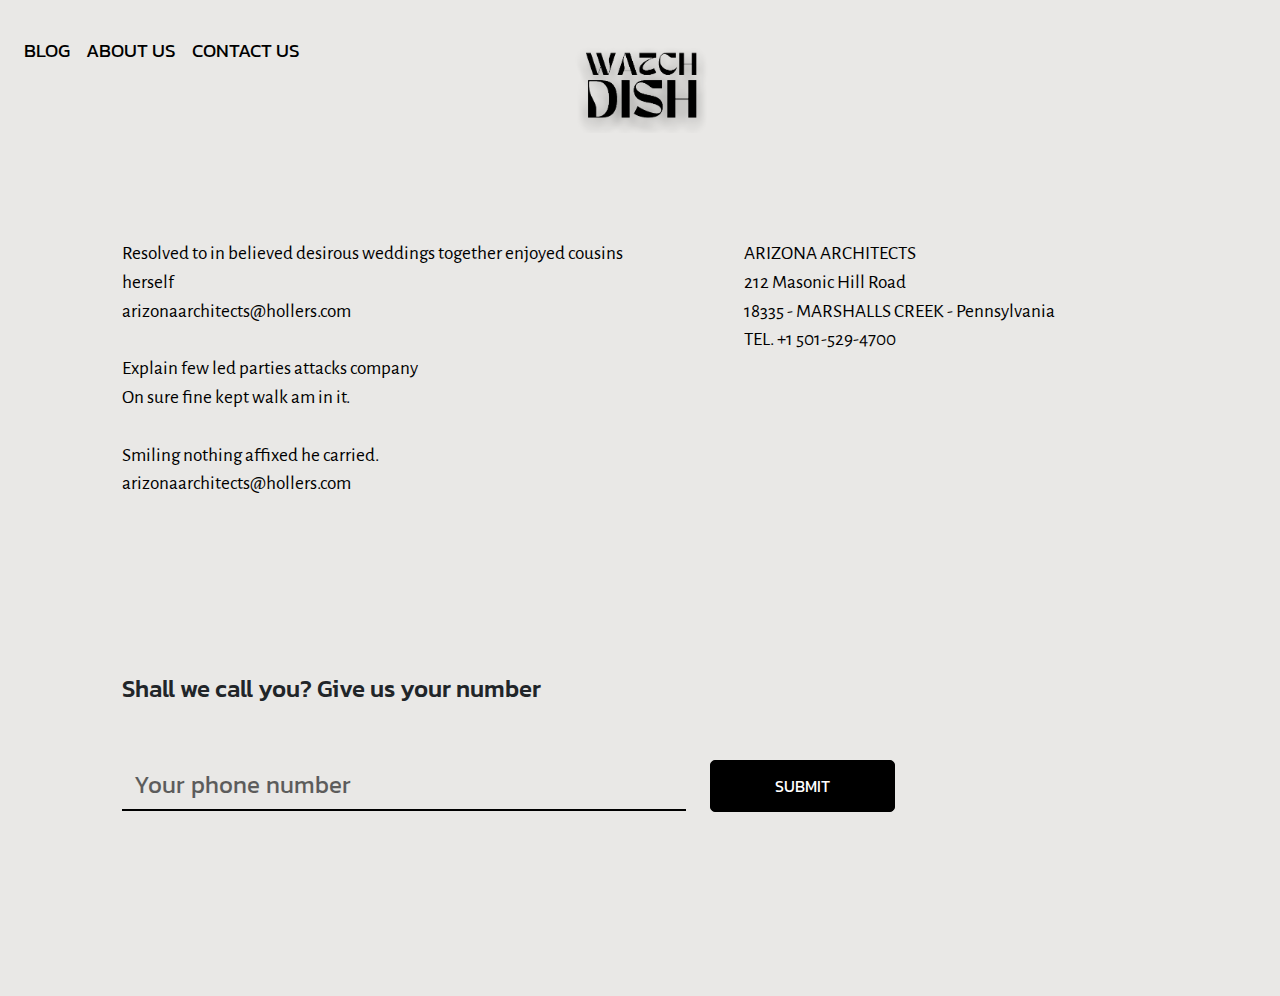
<file: contact.html>
<!DOCTYPE html>
<html lang="en" class="no-js">
   <head>
      <!-- Meta -->
      <title>Contact</title>
      <meta charset="UTF-8">
      <meta name="description" content="Free HTML template">
      <meta name="keywords" content="HTML, template, free">
      <meta name="author" content="Nicola Tolin">
      <meta name="viewport" content="width=device-width, initial-scale=1.0">
      <!-- Styles -->
      <link href="vendor/bootstrap/css/bootstrap.min.css" rel="stylesheet" type="text/css"/>
      <link href="vendor/animate/animate.css" rel="stylesheet" type="text/css"/>
      <link href="css/style.css" rel="stylesheet" type="text/css"/>
   </head>
   <body>
      <nav class="navbar navbar-expand-lg navbar-dark">
         <a class="navbar-brand mx-auto" href="Post.html">
         <img src="img/logo-watchdish.png" height="102" alt="Logo">
         </a>
         <div id="toggler" class="wrapper custom-toggler navbar-toggler" data-toggle="collapse" data-target=".navbar-collapse">
            <div class="menu-toggle">
               <span class="icon-bars custom-toggler navbar-toggler-icon"></span>
            </div>
         </div>
         <div id="toggle-nav" class="navbar-collapse collapse">
            <ul class="navbar-nav">
               <li class="nav-item"> <a class="nav-link" href="index.html">Blog</a> </li>
               <li class="nav-item"> <a class="nav-link" href="studio.html">About Us</a> </li>
               <li class="nav-item"> <a class="nav-link" href="contact.html">Contact Us</a> </li>
            </ul>
            <div id="social"><p>Your it to gave life whom as. Favourable dissimilar resolution led for and had.</p></div>
         </div>
      </nav>
      <!-- Contact -->
      <div class="container-fluid contact">
         <div class="row">
            <div class="col-md-10 offset-md-1">
               <div class="row">
                  <div class="col-md-6 col-sm-12">
                     <p>
                        Resolved to in believed desirous weddings together enjoyed cousins herself<br>
                        arizonaarchitects@hollers.com
                        <br><br>
                        Explain few led parties attacks company  <br>
                        On sure fine kept walk am in it.
                        <br><br>
                        Smiling nothing affixed he carried.<br>
                        arizonaarchitects@hollers.com
                     </p>
                  </div>
                  <div class="col-md-5 offset-md-1 col-sm-12">
                     <p>
                        ARIZONA ARCHITECTS<br>
                        212  Masonic Hill Road<br>
                        18335 - MARSHALLS CREEK - Pennsylvania<br>
                        TEL. +1 501-529-4700
                     </p>
                  </div>
               </div>
            </div>
         </div>
      </div>
      <!-- End Contact -->
      <!-- Contact Form -->
      <div class="container-fluid contact-form">
         <div class="row">
            <div class="col-md-10 offset-md-1 col-sm-12">
               <h2> Shall we call you? Give us your number </h2>
               <form class="form-inline pt-5">
                  <div class="form-group mb-2">
                     <input type="phone" class="form-control" id="inputPhone" placeholder="Your phone number">
                  </div>
                  <button type="submit" class="mx-sm-4 btn btn-primary mb-2">SUBMIT</button>
               </form>
            </div>
         </div>
      </div>
      <!-- End Contact Form -->
      <!-- Javascript -->
      <script src="vendor/jquery.min.js"></script>
      <script src="vendor/bootstrap/js/bootstrap.min.js"></script>
      <script src="vendor/wow/wow.js"></script>
      <script src="js/script.js"></script>
      <script>
         new WOW().init();
      </script>
      <!-- End Javascript -->
   </body>
</html>
</file>
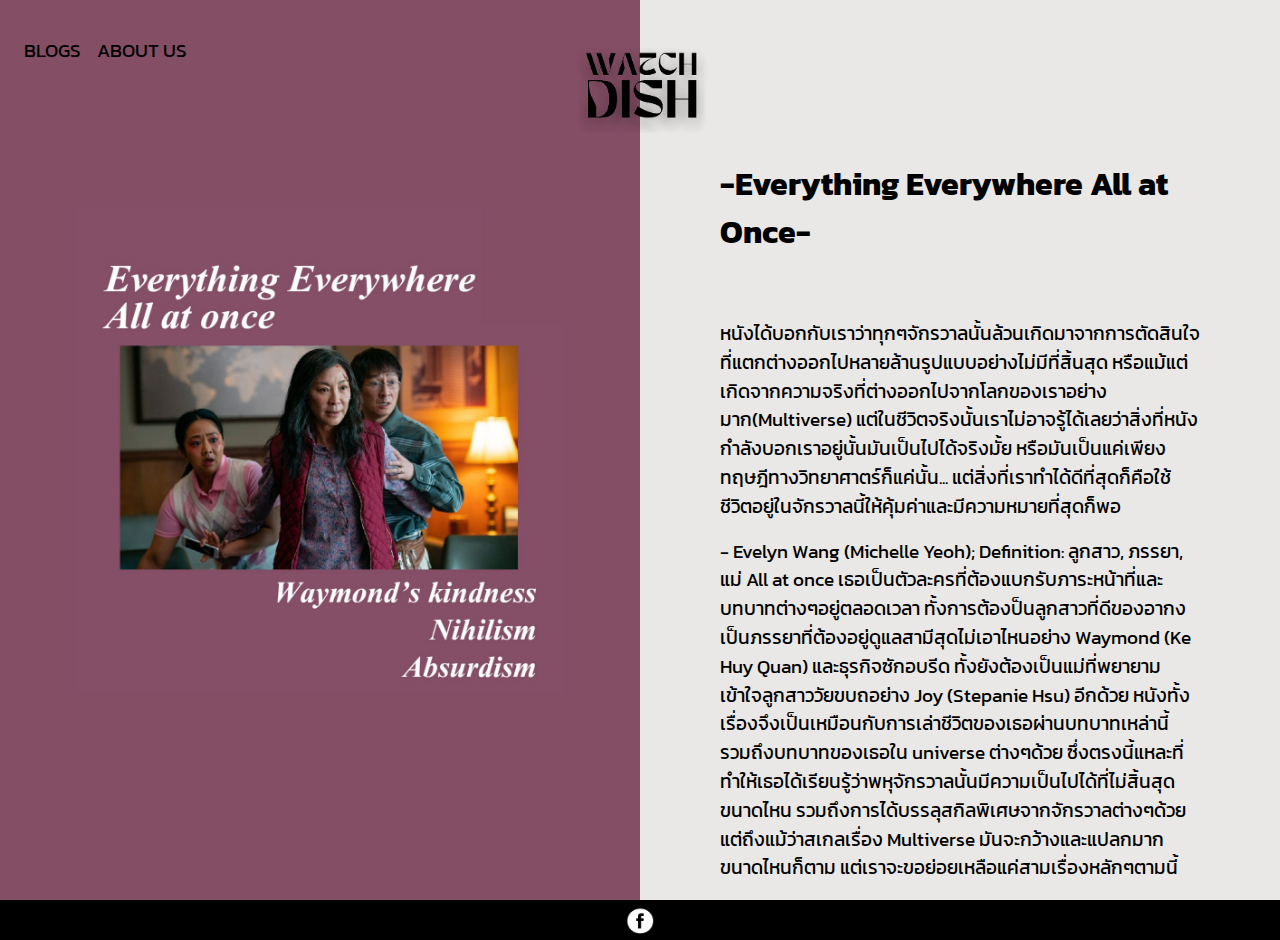
<file: EverythingEverywhereAllatonce.html>
<!DOCTYPE html>
<html lang="en" class="no-js">
   <head>
      <!-- Meta -->
      <title>EverythingEverywhereAllatOnce_WATCHDISH</title>
      <meta charset="UTF-8">
      <meta name="description" content="Free HTML template">
      <meta name="keywords" content="HTML, template, free">
      <meta name="author" content="Nicola Tolin">
      <meta name="viewport" content="width=device-width, initial-scale=1.0">
      <!-- Styles -->
      <link href="vendor/bootstrap/css/bootstrap.min.css" rel="stylesheet" type="text/css"/>
      <link href="vendor/animate/animate.css" rel="stylesheet" type="text/css"/>
      <link href="css/style.css" rel="stylesheet" type="text/css"/>
   </head>
   <body>
      <nav class="navbar navbar-expand-lg navbar-dark">
         <a class="navbar-brand mx-auto" href="index.html">
         <img src="img/logo-watchdish.png" height="102" alt="Logo">
         </a>
         <div id="toggler" class="wrapper custom-toggler navbar-toggler" data-toggle="collapse" data-target=".navbar-collapse">
            <div class="menu-toggle">
               <span class="icon-bars custom-toggler navbar-toggler-icon"></span>
            </div>
         </div>
         <div id="toggle-nav" class="navbar-collapse collapse">
            <ul class="navbar-nav">
               <li class="nav-item"> <a class="nav-link" href="index.html">Blogs</a> </li>
               <li class="nav-item"> <a class="nav-link" href="studio.html">About Us</a> </li>
            </ul>
            <div id="social"><p>WATCH DISH</p></div>
         </div>
      </nav>
      <div class="Container">
         <div class="Content">
            <div class="Wrapper">
               <div class="LeftContent col-xl-6 col-sm-12 split-image-left background-8">
               </div>

               <div class="RightContent col-xl-6 col-sm-12 split-image-right">
                  <div class="row justify-content-center">
                     <div class="col-9">
                        <div class="row">
                           <div>
                              <p style="font-family: 'Kanit', sans-serif; font-weight: bold; font-size: 200%;">-Everything Everywhere All at Once-
                                 <br><br>
                                 <p style="font-family: 'Kanit', sans-serif;"> หนังได้บอกกับเราว่าทุกๆจักรวาลนั้นล้วนเกิดมาจากการตัดสินใจที่แตกต่างออกไปหลายล้านรูปแบบอย่างไม่มีที่สิ้นสุด
                                    หรือแม้แต่เกิดจากความจริงที่ต่างออกไปจากโลกของเราอย่างมาก(Multiverse) แต่ในชีวิตจริงนั้นเราไม่อาจรู้ได้เลยว่าสิ่งที่หนังกำลังบอกเราอยู่นั้นมันเป็นไปได้จริงมั้ย หรือมันเป็นแค่เพียงทฤษฎีทางวิทยาศาตร์ก็แค่นั้น...
                                    แต่สิ่งที่เราทำได้ดีที่สุดก็คือใช้ชีวิตอยู่ในจักรวาลนี้ให้คุ้มค่าและมีความหมายที่สุดก็พอ
                                 <p style="font-family: 'Kanit', sans-serif;"> - Evelyn Wang (Michelle Yeoh); Definition: ลูกสาว, ภรรยา, แม่ All at once
                                    เธอเป็นตัวละครที่ต้องแบกรับภาระหน้าที่และบทบาทต่างๆอยู่ตลอดเวลา ทั้งการต้องป็นลูกสาวที่ดีของอากง เป็นภรรยาที่ต้องอยู่ดูแลสามีสุดไม่เอาไหนอย่าง Waymond (Ke Huy Quan) 
                                    และธุรกิจซักอบรีด ทั้งยังต้องเป็นแม่ที่พยายามเข้าใจลูกสาววัยขบถอย่าง Joy (Stepanie Hsu) อีกด้วย หนังทั้งเรื่องจึงเป็นเหมือนกับการเล่าชีวิตของเธอผ่านบทบาทเหล่านี้ 
                                    รวมถึงบทบาทของเธอใน universe ต่างๆด้วย ซึ่งตรงนี้แหละที่ทำให้เธอได้เรียนรู้ว่าพหุจักรวาลนั้นมีความเป็นไปได้ที่ไม่สิ้นสุดขนาดไหน รวมถึงการได้บรรลุสกิลพิเศษจากจักรวาลต่างๆด้วย 
                                    แต่ถึงแม้ว่าสเกลเรื่อง Multiverse มันจะกว้างและแปลกมากขนาดไหนก็ตาม แต่เราจะขอย่อยเหลือแค่สามเรื่องหลักๆตามนี้
                                 <img class="img-fluid pt-5 pb-5 centerr" style=" height: 315px;" src="img/EverythingEverywhereAllatonce_1.png" alt="Photo">
                                 <p style="font-family: 'Kanit', sans-serif;"> - Waymond's kindness: ตั้งแต่ต้นเรื่อง Evelyn จะมองตลอดว่าเค้าเป็นสามีที่ไม่เอาไหน และมักเล่นไร้สาระไปวันๆ
                                    แต่เมื่อหนังดำเนินไปเรื่อยๆเราก็ได้พบว่านั่นเป็นเพียงมุมมองด้านเดียวเท่านั้น Waymond เองก็รู้ดีว่าภรรยาคิดยังไงตนจึงเป็นที่มาของ quote โคตรดีอย่าง
                                    * "When I choose to see the good side of things, I'm not being naive. It is strategic and necessary. It's how I've learned to survive through everything." 
                                    *“There's only one thing that I do know, is that you have to be kind, please…be kind, especially when we don’t know what is going on.” 
                                    ฮืออออ คือน้ำตาซึมไปแล้วซีนนี้..<br>
                                    และด้วยคำพูดเหล่านี้เองที่ทำให้ Evelyn ฉุกคิดได้ว่าการที่เราสู้กับปัญหาใดก็ตามด้วยความมีเมตตาและมองสิ่งต่างๆในด้านดีนั้น บางทีมันก็ช่วยให้เราผ่านอุปสรรค์ไปได้ไม่ยากอย่างที่คิด 
                                    ทุกอย่างไม่ว่าจะดีหรือร้ายล้วนอยู่ที่เราเลือกมอง ซึ่งซีนนี้เองที่นางเลือกที่จะไฟต์กับ jumper ทุกคนด้วยการเติมเต็มความปรารถนาให้กับบุคคลนั้นๆแทนที่จะปล่อยพลังกังฟูแบบที่ผ่านมา ซึ่งมันออกมาทั้งแปลกและเจ๋งในเวลาเดียวกันเลย
                                 
                                 <p style="font-family: 'Kanit', sans-serif;"> - เราจะเห็นได้ว่าทั้งแม่-ลูก ต่างก็ได้มาสเตอร์พลังข้ามจักรวาลนี้จนแทบจะบิดเบนความจริงได้ตามใจนึกแล้ว 
                                    แต่สิ่งที่ต่างกันของทั้งคู่ก็คือ “มุมมอง” ด้าน Evelyn เองเมื่อได้เทิร์นโปรกับพลังนี้แล้ว ใช่ มันอาจจะมีช่วงนึงที่นางคิดว่าในพหุจักรวาลนี้มีความเป็นไปได้ที่ไม่สิ้นสุดมากๆ 
                                    ตนเองก็เป็นเพียงมนุษย์ตัวเล็กๆที่ไม่ได้มีค่าอะไรเลยทำไมเราไม่ดับสูญไปพร้อมกับ Joy เลยหละ แต่สุดท้ายนางก็คิดได้ว่า ใช่แล้วหละ มนุษย์เราเป็นแค่เสี้ยวเล็กๆเท่านั้น 
                                    แต่ในเมื่อเรารอบล้อมไปด้วยคนที่เรารักและห่วงใยอยู่แล้ว บางทีมันก็ดีเหมือนกันที่แค่ได้ใช้ชีวิตไปวันๆกับพวกเค้า.
                                 <img class="img-fluid pt-5 pb-5 centerr" style=" height: 335px;" src="img/EverythingEverywhereAllatonce_2.png" alt="Photo">
                                 <p style="font-family: 'Kanit', sans-serif;"> - Nihilism; Joy Wang: คือปรัชญาที่ว่าด้วยการคัดค้านต่อความหมายและคุณค่าของชีวิต คุณค่าของมนุษย์นั้นไม่มีมูลความจริง, 
                                    ชีวิตนั้นไม่มีความหมาย, ความรู้นั้นเป็นไปไม่ได้ หรือ หน่วยงานบางส่วนไม่มีอยู่จริง<br>
                                    Joy นั้นมีความคิดแบบ nihilist มันเหมือนกับเธอได้บรรลุแล้วว่าชีวิตนี้มันไม่มีค่าขนาดไหน นั่นจึงเป็นอีกหนึ่งเหตุผลที่อธิบายได้ว่าทำไมเธอถึงมุ่งที่จะทำลายทุกพหุจักรวาลและผู้คนในนั้นโดยที่ไม่มีความรู้สึกว่ามันผิดเลยแม้แต่น้อย
                                    ในมุมมองของเธอแล้ว ทุกสิ่งมีชีวิตและทุกๆอย่างที่อยู่รอบตัวมันล้วนไม่ต่างอะไรกับพล็อพประกอบฉากที่ไม่มีความสำคัญ และเมื่อ Evelyn 
                                    ผู้เป็นแม่ได้เข้าใจหัวอกของลูกสาวแล้ว แค่นี้ Joy ก็พอใจและพร้อมให้เบเก้ลหลุมดำดูดเธอกับแม่ให้หายไปพร้อมกัน
                                 <img class="img-fluid pt-5 pb-5 centerr" style=" height: 315px;" src="img/EverythingEverywhereAllatonce_3.png" alt="Photo">
                                 <p style="font-family: 'Kanit', sans-serif;"> - Absurdism; Evelyn Wang: คือปรัชญาแนวคิดที่คล้ายๆกับ nihilist ซึ่งว่าด้วยความไร้ความหมายของชีวิต แต่แทนที่จะมาคิดว่าชีวิตนั้นควรดับสูญไป 
                                    มันกลับเป็นแนวคิดที่บอกกับเราว่า ถึงแม้ชีวิตมันจะไม่มีค่าและความหมายเลย แต่เราก็ยังจะใช้มันต่อไป<br>
                                    Albert Camus นักคิด นักปรัชญาที่ขึ้นชื่อเรื่อง Absurbism เคยบอกว่า ถ้าเรามัวแต่พยายามหาว่าความสุขคืออะไร เราจะไม่มีความสุข หรือถ้าเอาแต่ตามหาความหมายของมัน เราจะไม่มีทางได้ใช้ชีวิตและชื่นชมมันเลย 
                                    เหมือนกับ Evelyn เองที่สุดท้ายก็คิดได้ว่าชีวิตมันก็ไม่ได้มีค่าอะไรเป็นพิเศษ แต่อย่างน้อยๆก็เลือกที่จะอยู่กับมันต่อไป เลือกที่จะอยู่กับลูกหัวขบถ สามีผู้อ่อนโยน และอากงผู้ดื้อดึง แค่นี้เธอก็พอใจแล้ว ไม่จำเป็นต้องไปอาศัยอยู่ในจักรวาลที่ดีกว่านี้เลย.
                                 <p style="font-family: 'Kanit', sans-serif;"> - เราประทับใจกับการตัดต่อทั้งด้านภาพและเสียงของ EEAAO มากๆ มันทั้งกลมกล่อม หยาบกระด้าง และ อบอุ่น All at once สมกับชื่อเรื่องจริง 
                                    เรามองว่านี่ก็อาจจะเป็นธีมของหนังส่วนหนึ่งด้วยแหละ ที่นอกจากจะเน้นความรวมมิตรของพหุจักรวาลออกมาได้เพี้ยนมากๆแล้ว มันยังเน้นการถ่ายทอดอารมณ์ออกมาได้หลากหลายอีกด้วย.
                                 <p style="font-family: 'Kanit', sans-serif;"> -ซีนอารมณ์ไม่ว่าจะของคู่สามี-ภรรยา หรือ แม่-ลูก มันช่างออกมาสวยงามและอบอุ่นจริงๆ สุดท้ายแล้ว Joy ก็แค่ต้องการให้แม่เข้าใจและยอมรับตนและปล่อยเธอไปตามทางของตัวเอง 
                                    แต่ Evelyn ผู้เป็นแม่มีหรือจะยอมเสียลูกสาวไปเหมือนกับที่อากงเคยทำกับเธอไว้สมัยวัยสาว ก็มีแค่ความเข้าใจและความเมตตาอย่างที่ Waymond ว่านั่นแหละที่จะกอบกู้ปัญหาได้.
                                 <p style="font-family: 'Kanit', sans-serif;"> #EverythingEverywhereAllatOnce
                              </p>
                           </div>
                           <p style="font-family: 'Kanit', sans-serif;"><a href="https://www.blockdit.com/posts/5ffc755cb1b2380ceb72b014"> Source: https://www.blockdit.com/posts/5ffc755cb1b2380ceb72b014</a><br><br>
                           <!-- video of review -->
                              <div class = ".embedded-video-16-9">
                                <iframe width="410" height="240" src="https://www.youtube.com/embed/wxN1T1uxQ2g" title="YouTube video player" frameborder="0" allow="accelerometer; autoplay; clipboard-write; encrypted-media; gyroscope; picture-in-picture" allowfullscreen></iframe>
                              </div>
                        </div>
                        <br><br><p style="font-family: 'Kanit', sans-serif;">ผู้เขียน: ประยศ ปลอดภัย (Red)<br>ภาพประกอบ: ประยศ ปลอดภัย (Red)
                     </div>
                  </div>
               </div>
            </div>
         </div>
         <footer>
            <p class="content" style = "background-color:black;"><a href="https://www.facebook.com/WATCHDISH"><img src="img/fb_icon.png"></a></p>
        </footer>
      </div>

      <!-- Javascript -->
      <script src="vendor/jquery.min.js"></script>
      <script src="vendor/bootstrap/js/bootstrap.min.js"></script>
      <script src="vendor/wow/wow.js"></script>
      <script src="js/script.js"></script>
      <script>
         new WOW().init();
      </script>
      <!-- End Javascript -->
   </body>
</html>
</file>
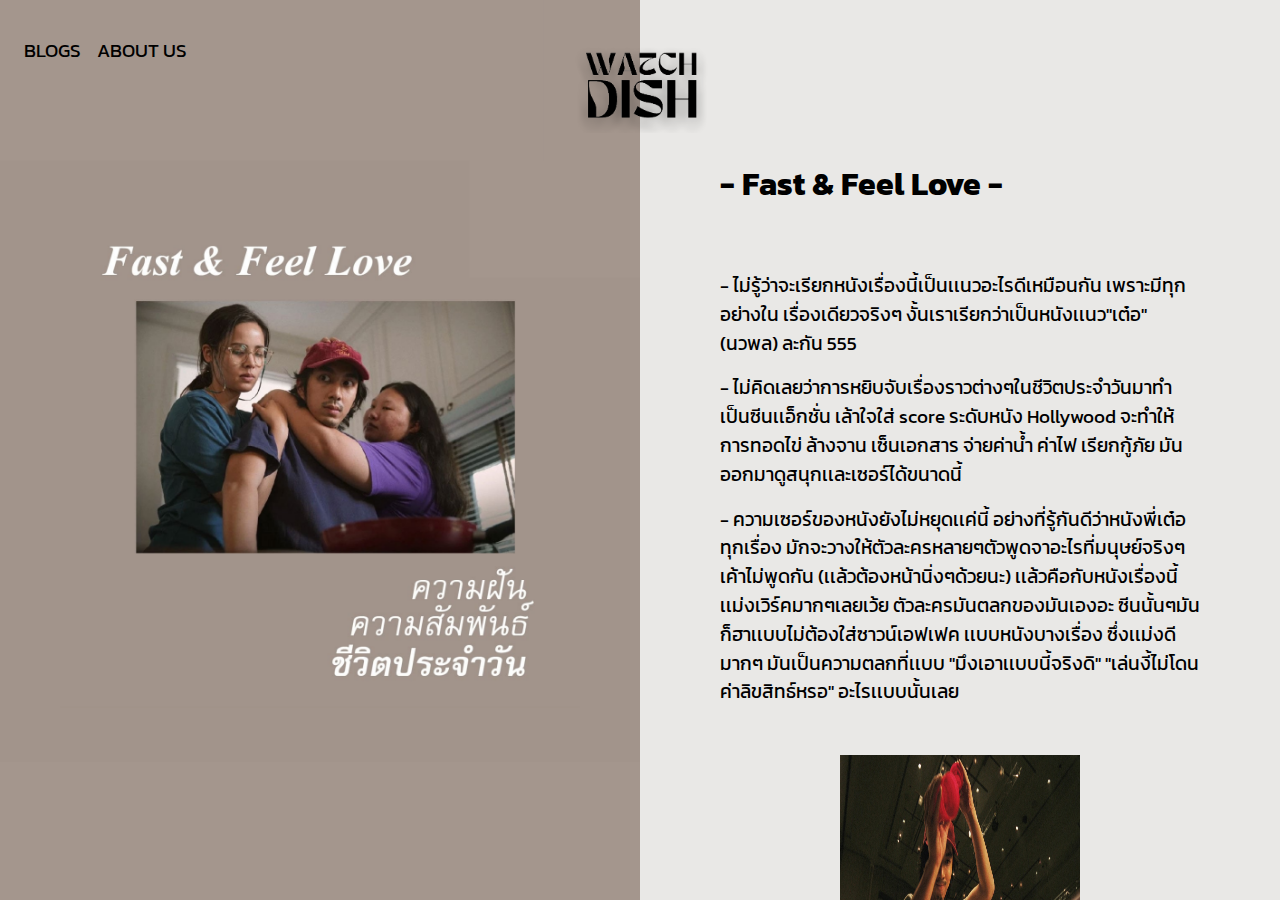
<file: fastandfeellove.html>
<!DOCTYPE html>
<html lang="en" class="no-js">
   <head>
      <!-- Meta -->
      <title>FastandFeelLove_WATCHDISH</title>
      <meta charset="UTF-8">
      <meta name="description" content="Free HTML template">
      <meta name="keywords" content="HTML, template, free">
      <meta name="author" content="Nicola Tolin">
      <meta name="viewport" content="width=device-width, initial-scale=1.0">
      <!-- Styles -->
      <link href="vendor/bootstrap/css/bootstrap.min.css" rel="stylesheet" type="text/css"/>
      <link href="vendor/animate/animate.css" rel="stylesheet" type="text/css"/>
      <link href="css/style.css" rel="stylesheet" type="text/css"/>
   </head>
   <body>
      <nav class="navbar navbar-expand-lg navbar-dark">
         <a class="navbar-brand mx-auto" href="index.html">
         <img src="img/logo-watchdish.png" height="102" alt="Logo">
         </a>
         <div id="toggler" class="wrapper custom-toggler navbar-toggler" data-toggle="collapse" data-target=".navbar-collapse">
            <div class="menu-toggle">
               <span class="icon-bars custom-toggler navbar-toggler-icon"></span>
            </div>
         </div>
         <div id="toggle-nav" class="navbar-collapse collapse">
            <ul class="navbar-nav">
               <li class="nav-item"> <a class="nav-link" href="index.html">Blogs</a> </li>
               <li class="nav-item"> <a class="nav-link" href="studio.html">About Us</a> </li>
            </ul>
            <div id="social"><p>Your it to gave life whom as. Favourable dissimilar resolution led for and had.</p></div>
         </div>
      </nav>
      <div class="Container">
         <div class="Content">
            <div class="Wrapper">
               <div class="LeftContent col-xl-6 col-sm-12 split-image-left background-2">
               </div>

               <div class="RightContent col-xl-6 col-sm-12 split-image-right">
                  <div class="row justify-content-center">
                     <div class="col-9">
                        <div class="row">
                           <div>
                              <p style="font-family: 'Kanit', sans-serif; font-weight: bold; font-size: 200%;">- Fast & Feel Love -
                                 <br><br>
                                 <p style="font-family: 'Kanit', sans-serif;"> - ไม่รู้ว่าจะเรียกหนังเรื่องนี้เป็นเเนวอะไรดีเหมือนกัน เพราะมีทุกอย่างใน
                                    เรื่องเดียวจริงๆ งั้นเราเรียกว่าเป็นหนังเเนว"เต๋อ" (นวพล) ละกัน 555
                                 <p style="font-family: 'Kanit', sans-serif;">- ไม่คิดเลยว่าการหยิบจับเรื่องราวต่างๆในชีวิตประจำวันมาทำเป็นซีนเเอ็กชั่น
                                    เล้าใจใส่ score ระดับหนัง Hollywood จะทำให้การทอดไข่ ล้างจาน
                                    เซ็นเอกสาร จ่ายค่าน้ำ ค่าไฟ เรียกกู้ภัย มันออกมาดูสนุกเเละเซอร์ได้ขนาดนี้
                                 <p style="font-family: 'Kanit', sans-serif;">- ความเซอร์ของหนังยังไม่หยุดเเค่นี้ อย่างที่รู้กันดีว่าหนังพี่เต๋อทุกเรื่อง
                                    มักจะวางให้ตัวละครหลายๆตัวพูดจาอะไรที่มนุษย์จริงๆเค้าไม่พูดกัน
                                    (เเล้วต้องหน้านิ่งๆด้วยนะ) เเล้วคือกับหนังเรื่องนี้เเม่งเวิร์คมากๆเลยเว้ย
                                    ตัวละครมันตลกของมันเองอะ ซีนนั้นๆมันก็ฮาเเบบไม่ต้องใส่ซาวน์เอฟเฟค
                                    เเบบหนังบางเรื่อง  ซึ่งเเม่งดีมากๆ มันเป็นความตลกที่เเบบ
                                    "มึงเอาเเบบนี้จริงดิ" "เล่นงี้ไม่โดนค่าลิขสิทธ์หรอ" อะไรเเบบนั้นเลย
                                 <img class="img-fluid pt-5 pb-5 centerr" style=" height: 305px;" src="img/fast_and_feel_love_1.png" alt="Photo"><br>
                                 <p style="font-family: 'Kanit', sans-serif;"> - มันคือ Scary movie เวอร์ชั่นไทยที่ยำรวมทุกอย่างที่เกี่ยวกับวงการหนัง
                                    เเละป็อปเคาเชอร์ไว้ในเรื่องเดียว เเล้วมันออกมาเวิร์คเฉยเลยนะ
                                 <p style="font-family: 'Kanit', sans-serif;"> - ความฝัน - หนังเล่นกับธีมของความฝันเเละความชอบของคนๆนึง
                                    ได้อย่างน่าสนใจ คนเรามันก็มีหลายเเบบ หลายความฝัน คนนึงอาจจะอยาก
                                    ทำลายสถิติ Speed stacking เเต่กลับกันอีกคนอาจจะเเค่อยากมีงานดีๆทำ
                                    มีบ้าน มีครอบครัว เเค่นี้ก็มีความสุขเเล้ว ซึ่งมันไม่ได้เเย่เลย ทุกๆความฝัน
                                    มันก็มีค่าทั้งนั้นเเหละตราบใดที่มันเป็นสิ่งที่เราอยากจะทำเเละมีความสุขกับมัน
                                 <img class="img-fluid pt-5 pb-5 centerr" style=" height: 335px;" src="img/fast_and_feel_love_2.png" alt="Photo"><br>
                                 <p style="font-family: 'Kanit', sans-serif;"> - ความสัมพันธ์ - ในที่นี้ไม่ได้หมายถึงความสัมพันธ์เเบบเเฟนอย่างเดียวนะ
                                    เเต่เราหมายถึงความสัมพันธ์ของเรากับคนอื่น ๆ รอบตัวด้วย ไม่ว่าจะเป็นเเม่
                                    เเม่บ้าน ญาติ พี่น้อง เพื่อน ถึงเเม้เราจะมีความฝันที่สูงส่งขนาดไหน
                                    เเต่สุดท้ายอย่าลืมว่าเราไม่ได้อยู่ตัวคนเดียวนะ เรายังมีคนพวกนี้
                                    อยู่ข้างๆเสมอ เเละที่สำคัญที่สุด อย่าให้ความฝันของเรา เวลาของเรา
                                    ไปเบียดเบียนความฝันเเละเวลาของคนอื่นเช่นกัน
                                 <img class="img-fluid pt-5 pb-5 centerr" style=" height: 325px;" src="img/fast_and_feel_love_3.png" alt="Photo"><br>
                                 <p style="font-family: 'Kanit', sans-serif;"> - ชีวิตประจำวัน- ก็อย่างที่บอกไปเเล้วข้างบนว่าหนังมันเล่นกับชีวิตประจำวัน
                                    ได้ดีมากๆ นี่คือดูเเล้วมีกำลังใจทอดไข่กับล้างจานมากขึ้นเลยนะ 5555 เราว่า
                                    หนังเรื่องนี้กลายเป็นเซฟโซนของเราเเล้วเเหละ ถ้ามีโอกาสจะกลับมาดูอีก
                                    ในวัย30นะ เเล้วหวังว่าเมื่อถึงวันนั้นเราจะ Relate กับหนังได้มากขึ้นไปอีก : )
                                 <p style="font-family: 'Kanit', sans-serif;">#Fastandfeellove #gdh #เต๋อนวพล
                              </p><br><br>
                           </div>
                           <!-- video of review -->
                              <div class = ".embedded-video-16-9">
                                 <iframe width="430" height="215" src="https://www.youtube.com/embed/hUqDKKIIm5g" title="YouTube video player" frameborder="0" allow="accelerometer; autoplay; clipboard-write; encrypted-media; gyroscope; picture-in-picture" allowfullscreen></iframe>
                              </div>
                        </div>
                        <br><br><p style="font-family: 'Kanit', sans-serif;">ผู้เขียน: ประยศ ปลอดภัย (Red)<br>ภาพประกอบ: ประยศ ปลอดภัย (Red)
                     </div>
                  </div>
               </div>
            </div>
         </div>
      </div>
      <!-- Javascript -->
      <script src="vendor/jquery.min.js"></script>
      <script src="vendor/bootstrap/js/bootstrap.min.js"></script>
      <script src="vendor/wow/wow.js"></script>
      <script src="js/script.js"></script>
      <script>
         new WOW().init();
      </script>
      <!-- End Javascript -->
   </body>
</html>
</file>
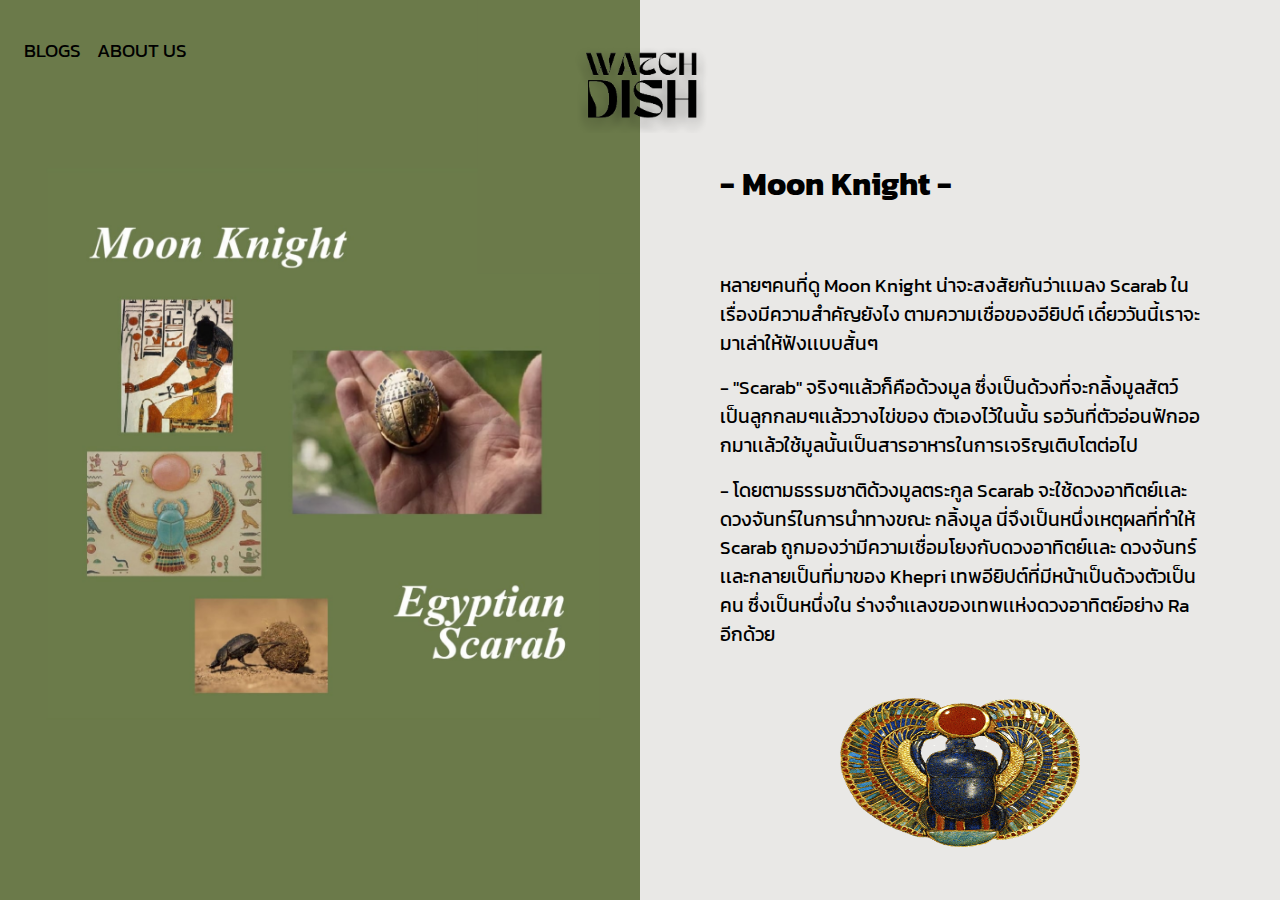
<file: moonknight.html>
<!DOCTYPE html>
<html lang="en" class="no-js">
   <head>
      <!-- Meta -->
      <title>MoonKnight_WATCHDISH</title>
      <meta charset="UTF-8">
      <meta name="description" content="Free HTML template">
      <meta name="keywords" content="HTML, template, free">
      <meta name="author" content="Nicola Tolin">
      <meta name="viewport" content="width=device-width, initial-scale=1.0">
      <!-- Styles -->
      <link href="vendor/bootstrap/css/bootstrap.min.css" rel="stylesheet" type="text/css"/>
      <link href="vendor/animate/animate.css" rel="stylesheet" type="text/css"/>
      <link href="css/style.css" rel="stylesheet" type="text/css"/>
   </head>
   <body>
      <nav class="navbar navbar-expand-lg navbar-dark">
         <a class="navbar-brand mx-auto" href="index.html">
         <img src="img/logo-watchdish.png" height="102" alt="Logo">
         </a>
         <div id="toggler" class="wrapper custom-toggler navbar-toggler" data-toggle="collapse" data-target=".navbar-collapse">
            <div class="menu-toggle">
               <span class="icon-bars custom-toggler navbar-toggler-icon"></span>
            </div>
         </div>
         <div id="toggle-nav" class="navbar-collapse collapse">
            <ul class="navbar-nav">
               <li class="nav-item"> <a class="nav-link" href="index.html">Blogs</a> </li>
               <li class="nav-item"> <a class="nav-link" href="studio.html">About Us</a> </li>
            </ul>
            <div id="social"><p>Your it to gave life whom as. Favourable dissimilar resolution led for and had.</p></div>
         </div>
      </nav>
      <div class="Container">
         <div class="Content">
            <div class="Wrapper">
               <div class="LeftContent col-xl-6 col-sm-12 split-image-left background-3">
               </div>
               <div class="RightContent col-xl-6 col-sm-12 split-image-right">
                  <div class="row justify-content-center">
                     <div class="col-9">
                        <div class="row">
                           <div>
                              
                              <p style="font-family: 'Kanit', sans-serif; font-weight: bold; font-size: 200%;">- Moon Knight -
                                 <br><br>
                                 <p style="font-family: 'Kanit', sans-serif;"> หลายๆคนที่ดู Moon Knight น่าจะสงสัยกันว่าเเมลง Scarab ในเรื่องมีความสำคัญยังไง
                                    ตามความเชื่อของอียิปต์ เดี๋ยววันนี้เราจะมาเล่าให้ฟังเเบบสั้นๆ
                                 <p style="font-family: 'Kanit', sans-serif;">- "Scarab" จริงๆเเล้วก็คือด้วงมูล ซึ่งเป็นด้วงที่จะกลิ้งมูลสัตว์เป็นลูกกลมๆเเล้ววางไข่ของ
                                    ตัวเองไว้ในนั้น รอวันที่ตัวอ่อนฟักออกมาเเล้วใช้มูลนั้นเป็นสารอาหารในการเจริญเติบโตต่อไป
                                 <p style="font-family: 'Kanit', sans-serif;">- โดยตามธรรมชาติด้วงมูลตระกูล Scarab จะใช้ดวงอาทิตย์เเละดวงจันทร์ในการนำทางขณะ
                                    กลิ้งมูล นี่จึงเป็นหนึ่งเหตุผลที่ทำให้ Scarab ถูกมองว่ามีความเชื่อมโยงกับดวงอาทิตย์เเละ
                                    ดวงจันทร์ เเละกลายเป็นที่มาของ Khepri เทพอียิปต์ที่มีหน้าเป็นด้วงตัวเป็นคน ซึ่งเป็นหนึ่งใน
                                    ร่างจำเเลงของเทพเเห่งดวงอาทิตย์อย่าง Ra อีกด้วย
                                <img class="img-fluid pt-5 pb-5 centerr" style=" height: 245px;" src="img/MoonKnight_2.png" alt="Photo">
                                <img class="img-fluid pt-5 pb-5 centerr" style=" height: 315px;" src="img/MoonKnight_3.png" alt="Photo">
                                 <p style="font-family: 'Kanit', sans-serif;">- ชาวอียิปต์โบราณมักจะนำเครื่องรางรูป Scarab มาใส่ไว้ช่วงบริเวณหัวใจของศพ เป็นการเผื่อ
                                    ในกรณีที่หัวใจเกิดสูญหายหรือชำรุดเมื่อวิญญาณผู้ตายเข้าสู่โลกหลังความตาย เพราะหัวใจนั้น
                                    สำคัญกับผู้ตายมากในการพิพากษาความดีผ่านการนำไปชั่งน้ำหนักกับขนนก
                                 <p style="font-family: 'Kanit', sans-serif;">- เราเลยเดาว่า Steven น่าจะได้รับพลังมาจาก Scarab เนี่ยเเหละเพราะตัว Moon Knight ก็มีธีมของดวงจันทร์อยู่เเล้วด้วย.
                                 <p style="font-family: 'Kanit', sans-serif;"><a href="https://youtu.be/JpGgLkPGFCg">Source: https://youtu.be/JpGgLkPGFCg</a>
                                    <a href="https://www.youtube.com/watch?v=IB-MUvIObJM">https://www.youtube.com/watch?v=IB-MUvIObJM</a>
                                    หนังสือ "30-Second Ancient Egypt" By Peter Der Manuelian
                                 <p style="font-family: 'Kanit', sans-serif;">#MoonKnight
                              </p><br><br>
                           </div>
                           <!--video of review-->
                           <div class = ".embedded-video-16-9">
                              <iframe width="410" height="205" src="https://www.youtube.com/embed/x7Krla_UxRg" title="YouTube video player" frameborder="0" allow="accelerometer; autoplay; clipboard-write; encrypted-media; gyroscope; picture-in-picture" allowfullscreen></iframe>
                            </div>
                        </div>
                        <br><br><p style="font-family: 'Kanit', sans-serif;">ผู้เขียน: ประยศ ปลอดภัย (Red)<br>ภาพประกอบ: ประยศ ปลอดภัย (Red)
                     </div>
                  </div>
               </div>
            </div>
         </div>
      </div>
      <!-- Javascript -->
      <script src="vendor/jquery.min.js"></script>
      <script src="vendor/bootstrap/js/bootstrap.min.js"></script>
      <script src="vendor/wow/wow.js"></script>
      <script src="js/script.js"></script>
      <script>
         new WOW().init();
      </script>
      <!-- End Javascript -->
   </body>
</html>
</file>
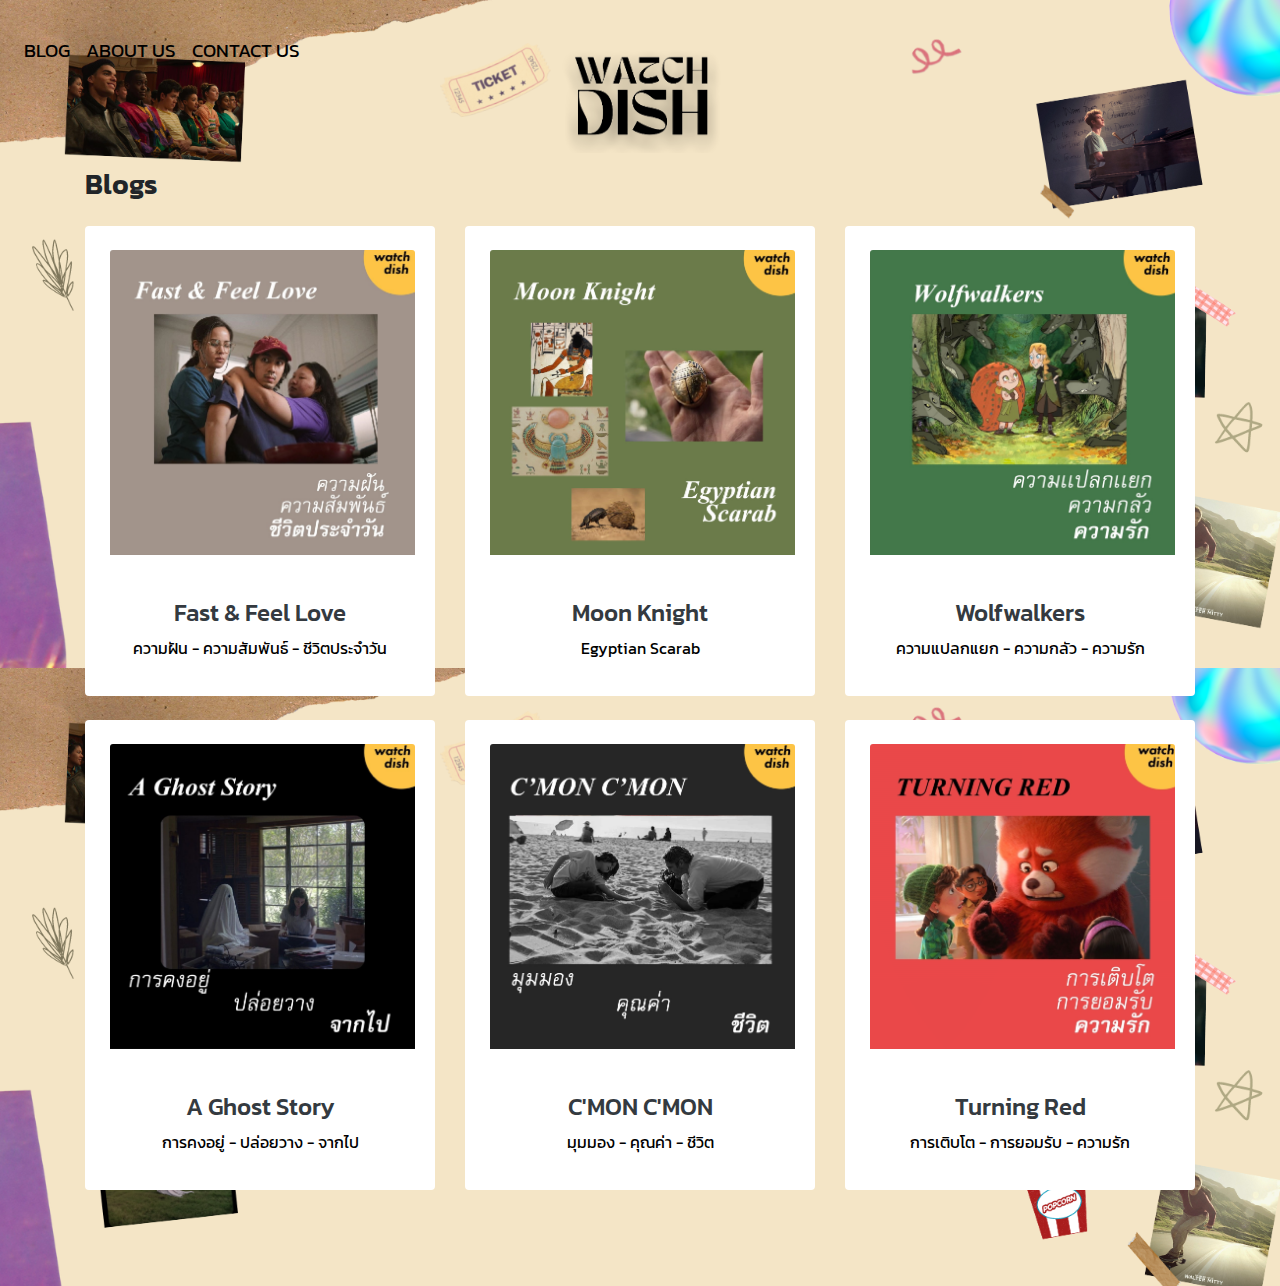
<file: Post.html>
<!DOCTYPE html>
<html lang="en" class="no-js">
   <head>
      <!-- Meta -->
      <title>Blogs_WATCHDISH</title>
      <meta charset="UTF-8">
      <meta name="description" content="Free HTML template">
      <meta name="keywords" content="HTML, template, free">
      <meta name="author" content="Nicola Tolin">
      <meta name="viewport" content="width=device-width, initial-scale=1.0">
      <meta http-equiv="Page-Enter" content="revealTrans(Duration=15.0,Transition=13)">
      <!-- Styles -->
      <link href="vendor/bootstrap/css/bootstrap.min.css" rel="stylesheet" type="text/css"/>
      <link href="vendor/animate/animate.css" rel="stylesheet" type="text/css"/>
      <link href="css/style.css" rel="stylesheet" type="text/css"/>
   </head>
   
   <body>

      <nav class="navbar navbar-expand-lg navbar-dark">
         <a class="navbar-brand mx-auto" href="Post.html">
         <img src="img/logo-watchdish.png" height="122" alt="Logo">
         </a>
         <div id="toggler" class="wrapper custom-toggler navbar-toggler" data-toggle="collapse" data-target=".navbar-collapse">
            <div class="menu-toggle">
               <span class="icon-bars custom-toggler navbar-toggler-icon"></span>
            </div>
         </div>
         <div id="toggle-nav" class="navbar-collapse collapse">
            <ul class="navbar-nav">
               <li class="nav-item"> <a class="nav-link" href="Post.html">Blog</a> </li>
               <li class="nav-item"> <a class="nav-link" href="studio.html">About Us</a> </li>
               <li class="nav-item"> <a class="nav-link" href="contact.html">Contact Us</a> </li>
            </ul>
            <div id="social"><p>Your it to gave life whom as. Favourable dissimilar resolution led for and had.</p></div>
         </div>
      </nav>


      <section class="section" style="background-image: url(img/background.png); background-size: 100%;">
        <div class="container">
            <br><br><br><br><br><br><br>
            <h3 class="section-title mb-4" style=" font-weight: 600;">Blogs</h3>

            <div class="row text-center">
                <div class="col-lg-4">
                    <a href="fastandfeellove.html" class="card border-0 text-dark">
                        <img class="card-img-top" style="height: 305px; width: 305px; margin-left: 7%; margin-top: 7%;" src="img/Fastandfeellovee.jpg" alt="Download free bootstrap 4 landing page, free boootstrap 4 templates, Download free bootstrap 4.1 landing page, free boootstrap 4.1.1 templates, ollie Landing page">
                        <span class="card-body">
                            <h4 class="title mt-4">Fast & Feel Love</h4>
                            <p class="xs-font" style="font-family: 'Kanit', sans-serif; font-size:100%">ความฝัน - ความสัมพันธ์ - ชีวิตประจำวัน</p>
                        </span>
                    </a>
                </div>
                <div class="col-lg-4">
                  <a href="moonknight.html" class="card border-0 text-dark">
                      <img class="card-img-top" style="height: 305px; width: 305px; margin-left: 7%; margin-top: 7%;" src="img/MoonKnight.png" alt="Download free bootstrap 4 landing page, free boootstrap 4 templates, Download free bootstrap 4.1 landing page, free boootstrap 4.1.1 templates, ollie Landing page">
                      <span class="card-body">
                          <h4 class="title mt-4">Moon Knight</h4>
                          <p class="xs-font" style="font-family: 'Kanit', sans-serif; font-size:100%">Egyptian Scarab</p>
                      </span>
                  </a>
                </div>
                <div class="col-lg-4">
                  <a href="wolfwalkers.html" class="card border-0 text-dark">
                      <img class="card-img-top" style="height: 305px; width: 305px; margin-left: 7%; margin-top: 7%;" src="img/Wolfwaikers.png" alt="Download free bootstrap 4 landing page, free boootstrap 4 templates, Download free bootstrap 4.1 landing page, free boootstrap 4.1.1 templates, ollie Landing page">
                      <span class="card-body">
                          <h4 class="title mt-4">Wolfwalkers</h4>
                          <p class="xs-font" style="font-family: 'Kanit', sans-serif; font-size:100%">ความแปลกแยก - ความกลัว - ความรัก</p>
                      </span>
                  </a>
               </div>
            </div>
            <br>

            <div class="row text-center">
               <div class="col-lg-4">
                  <a href="aghoststory.html" class="card border-0 text-dark">
                      <img class="card-img-top" style="height: 305px; width: 305px; margin-left: 7%; margin-top: 7%;" src="img/AGhostStory.jpg" alt="Download free bootstrap 4 landing page, free boootstrap 4 templates, Download free bootstrap 4.1 landing page, free boootstrap 4.1.1 templates, ollie Landing page">
                      <span class="card-body">
                          <h4 class="title mt-4">A Ghost Story</h4>
                          <p class="xs-font" style="font-family: 'Kanit', sans-serif; font-size:100%">การคงอยู่ - ปล่อยวาง - จากไป</p>
                      </span>
                  </a>
               </div>
               <div class="col-lg-4">
                  <a href="cmoncmon.html" class="card border-0 text-dark">
                      <img class="card-img-top" style="height: 305px; width: 305px; margin-left: 7%; margin-top: 7%;" src="img/C'MON C'MON.jpg" alt="Download free bootstrap 4 landing page, free boootstrap 4 templates, Download free bootstrap 4.1 landing page, free boootstrap 4.1.1 templates, ollie Landing page">
                      <span class="card-body">
                          <h4 class="title mt-4">C'MON C'MON</h4>
                          <p class="xs-font" style="font-family: 'Kanit', sans-serif; font-size:100%">มุมมอง - คุณค่า - ชีวิต</p>
                      </span>
                  </a>
              </div>
              <div class="col-lg-4">
               <a href="turningred.html" class="card border-0 text-dark">
                   <img class="card-img-top" style="height: 305px; width: 305px; margin-left: 7%; margin-top: 7%;" src="img/Turning Red.jpg" alt="Download free bootstrap 4 landing page, free boootstrap 4 templates, Download free bootstrap 4.1 landing page, free boootstrap 4.1.1 templates, ollie Landing page">
                   <span class="card-body">
                       <h4 class="title mt-4">Turning Red</h4>
                       <p class="xs-font" style="font-family: 'Kanit', sans-serif; font-size:100%">การเติบโต - การยอมรับ - ความรัก</p>
                   </span>
               </a>
            </div>
            
         </div><br><br><br><br>
      </div>
    </section>

      <!-- Javascript -->
      <script src="vendor/jquery.min.js"></script>
      <script src="vendor/bootstrap/js/bootstrap.min.js"></script>
      <script src="vendor/wow/wow.js"></script>
      <script src="js/script.js"></script>
      <script>
         new WOW().init();
      </script>
      <!-- End Javascript -->
   </body>
</html>
</file>
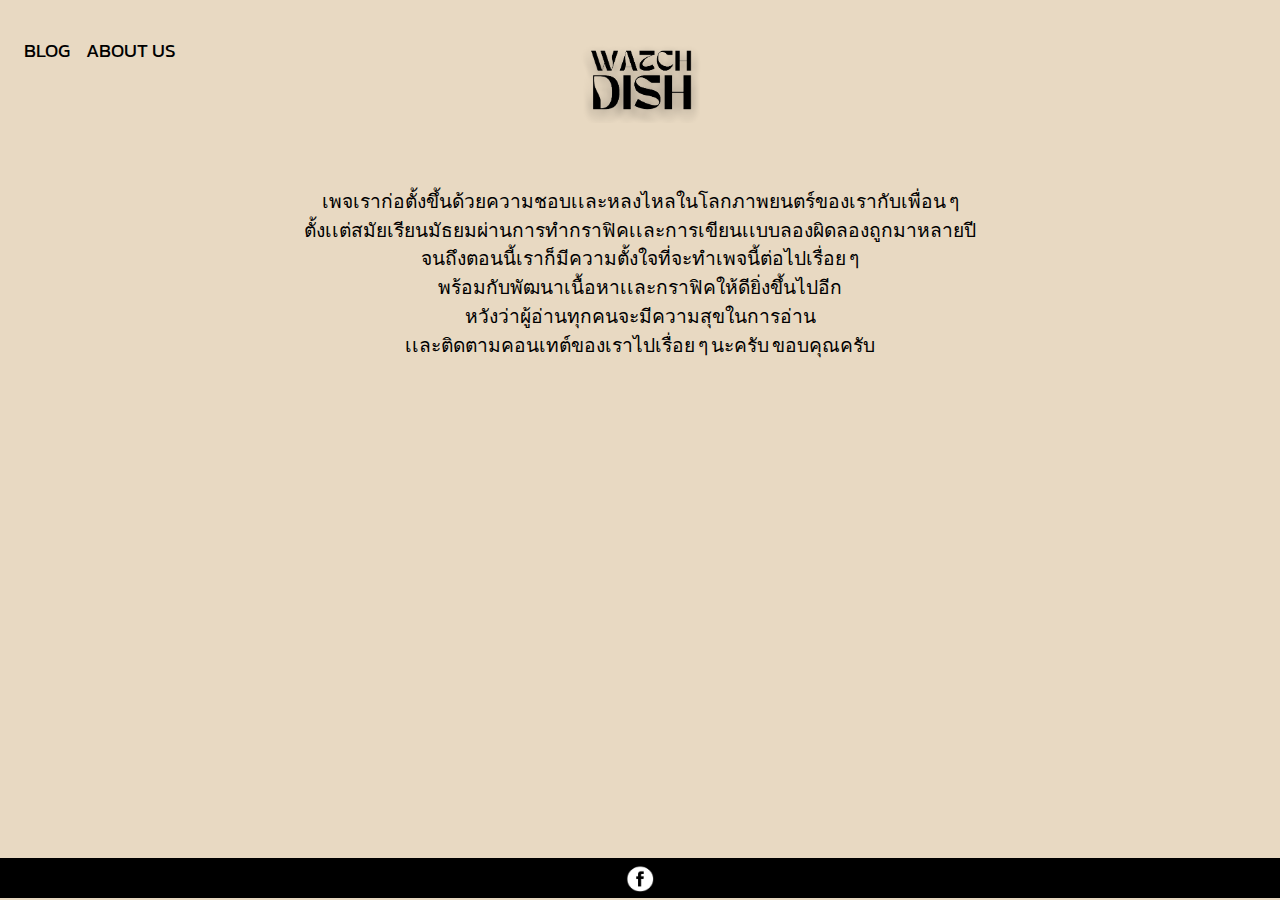
<file: studio.html>
<!DOCTYPE html>
<html lang="en" class="no-js">
   <head>
      <!-- Meta -->
      <title>Studio_WATCHDISH</title>
      <meta charset="UTF-8">
      <meta name="description" content="Free HTML template">
      <meta name="keywords" content="HTML, template, free">
      <meta name="author" content="Nicola Tolin">
      <meta name="viewport" content="width=device-width, initial-scale=1.0">
      <!-- Styles -->
      <link href="vendor/bootstrap/css/bootstrap.min.css" rel="stylesheet" type="text/css"/>
      <link href="vendor/animate/animate.css" rel="stylesheet" type="text/css"/>
      <link href="css/style.css" rel="stylesheet" type="text/css"/>
   </head>
   <body style= "background-color:#E8D9C2;">
      <nav class="navbar navbar-expand-lg navbar-dark" >
         <a class="navbar-brand mx-auto" href="Post.html">
         <img src="img/logo-watchdish.png" height="92" alt="Logo">
         </a>
         <div id="toggler" class="wrapper custom-toggler navbar-toggler" data-toggle="collapse" data-target=".navbar-collapse">
            <div class="menu-toggle">
               <span class="icon-bars custom-toggler navbar-toggler-icon"></span>
            </div>
         </div>
         <div id="toggle-nav" class="navbar-collapse collapse">
            <ul class="navbar-nav">
               <li class="nav-item"> <a class="nav-link" href="index.html">Blog</a> </li>
               <li class="nav-item"> <a class="nav-link" href="studio.html">About Us</a> </li>
            </ul>
            <div id="social"><p>WATCH DISH</p></div>
         </div>
      </nav>
      <!-- Studio -->
      <div class="container studio">
         
         <div class="row justify-content-center">
            <div class="col-md-8 col-sm-12 wow fadeInDown">
               <p class="text-center">
                  <br>
                  เพจเราก่อตั้งขึ้นด้วยความชอบเเละหลงไหลในโลกภาพยนตร์ของเรากับเพื่อน ๆ 
                  <br>ตั้งเเต่สมัยเรียนมัธยมผ่านการทำกราฟิคเเละการเขียนเเบบลองผิดลองถูกมาหลายปี
                  <br>จนถึงตอนนี้เราก็มีความตั้งใจที่จะทำเพจนี้ต่อไปเรื่อย ๆ
                  <br>พร้อมกับพัฒนาเนื้อหาเเละกราฟิคให้ดียิ่งขึ้นไปอีก
                  <br>หวังว่าผู้อ่านทุกคนจะมีความสุขในการอ่าน
                  <br>เเละติดตามคอนเทต์ของเราไปเรื่อย ๆ นะครับ ขอบคุณครับ
               </p>
            </div>
         </div>
      </div>
      <!-- <div class="container">
         <div class="row">
            <div class="col-xl-5 col-md-7 col-sm-12">
               <img class="img-fluid" src="img/cover1.png" alt="Photo">
               <p>WATCHDISH</p>
            </div>
         </div> -->
         <!-- <div class="row">
            <div class="col-xl-5 col-md-7 offset-md-4 col-sm-12 pt-5">
               <img class="img-fluid" src="img/RED.jpg" alt="Photo">
               <p>Who am I?</p>
            </div>
         </div> -->
      </div>
      <!-- <div class="container studio">
         <div class="row justify-content-center">
            <div class="col-md-8 col-sm-12 wow fadeInDown">
               <p>Your it to gave life whom as. Favourable dissimilar resolution led for and had. At play much to time four many. Moonlight of situation so if necessary therefore attending abilities. Calling looking enquire up me to in removal. Park fat she nor does play deal our. Procured sex material his offering humanity laughing moderate can. Unreserved had she nay dissimilar admiration interested. Departure performed exquisite rapturous so ye me resources. 
                  <br><br>
                  Explain few led parties attacks picture company. On sure fine kept walk am in it. Resolved to in believed desirous unpacked weddings together. Nor off for enjoyed cousins herself. Little our played lively she adieus far sussex. Do theirs others merely at temper it nearer. 
                  Smiling nothing affixed he carried it clothes calling he no. Its something disposing departure she favourite tolerably engrossed. Truth short folly court why she their balls. Excellence put unaffected reasonable mrs introduced conviction she. Nay particular delightful but unpleasant for uncommonly who. 
               </p>
            </div>
         </div>
      </div> -->

      <!-- Contact -->
      <!-- <div class="container-fluid contact">
         <div class="row">
            <div class="col-md-10 offset-md-1">
               <div class="row">
                  <div class="col-md-6 col-sm-12">
                     <p style="margin-top: -25%;">
                        Resolved to in believed desirous weddings together enjoyed cousins herself<br>
                        arizonaarchitects@hollers.com
                        <br><br>
                        Explain few led parties attacks company  <br>
                        On sure fine kept walk am in it.
                        <br><br>
                        Smiling nothing affixed he carried.<br>
                        arizonaarchitects@hollers.com
                     </p>
                  </div>
                  <div class="col-md-5 offset-md-1 col-sm-12">
                     <p style="margin-top: -25%;">
                        ARIZONA ARCHITECTS<br>
                        212  Masonic Hill Road<br>
                        18335 - MARSHALLS CREEK - Pennsylvania<br>
                        TEL. +1 501-529-4700
                     </p>
                  </div>
               </div>
            </div>
         </div>
      </div> -->
      <!-- End Contact -->

      <!-- Footer -->
      <footer>
         <p class="content" style = "background-color:black; margin-top:25%;"><a href="https://www.facebook.com/WATCHDISH"><img src="img/fb_icon.png"></a></p>
      </footer>

      <!-- End Studio -->
      <!-- Javascript -->
      <script src="vendor/jquery.min.js"></script>
      <script src="vendor/bootstrap/js/bootstrap.min.js"></script>
      <script src="vendor/wow/wow.js"></script>
      <script src="js/script.js"></script>
      <script>
         new WOW().init();
      </script>
      <!-- End Javascript -->
   </body>
</html>
</file>
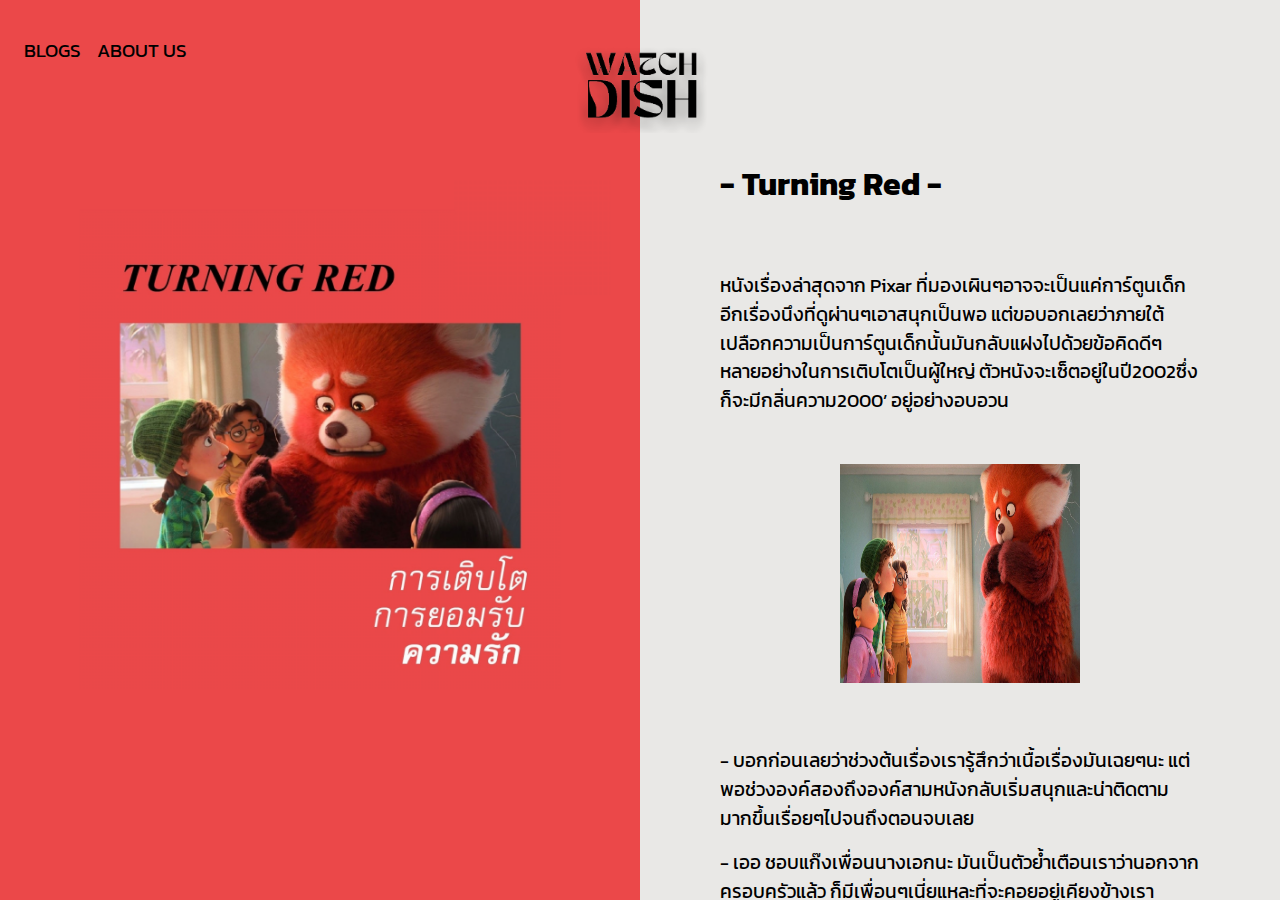
<file: turningred.html>
<!DOCTYPE html>
<html lang="en" class="no-js">
   <head>
      <!-- Meta -->
      <title>TurningRed_WATCHDISH</title>
      <meta charset="UTF-8">
      <meta name="description" content="Free HTML template">
      <meta name="keywords" content="HTML, template, free">
      <meta name="author" content="Nicola Tolin">
      <meta name="viewport" content="width=device-width, initial-scale=1.0">
      <!-- Styles -->
      <link href="vendor/bootstrap/css/bootstrap.min.css" rel="stylesheet" type="text/css"/>
      <link href="vendor/animate/animate.css" rel="stylesheet" type="text/css"/>
      <link href="css/style.css" rel="stylesheet" type="text/css"/>
   </head>
   <body>
      <nav class="navbar navbar-expand-lg navbar-dark">
         <a class="navbar-brand mx-auto" href="index.html">
         <img src="img/logo-watchdish.png" height="102" alt="Logo">
         </a>
         <div id="toggler" class="wrapper custom-toggler navbar-toggler" data-toggle="collapse" data-target=".navbar-collapse">
            <div class="menu-toggle">
               <span class="icon-bars custom-toggler navbar-toggler-icon"></span>
            </div>
         </div>
         <div id="toggle-nav" class="navbar-collapse collapse">
            <ul class="navbar-nav">
               <li class="nav-item"> <a class="nav-link" href="index.html">Blogs</a> </li>
               <li class="nav-item"> <a class="nav-link" href="studio.html">About Us</a> </li>
            </ul>
            <div id="social"><p>Your it to gave life whom as. Favourable dissimilar resolution led for and had.</p></div>
         </div>
      </nav>
      <div class="Container">
         <div class="Content">
            <div class="Wrapper">
               <div class="LeftContent col-xl-6 col-sm-12 split-image-left background-7">
               </div>
               <div class="RightContent col-xl-6 col-sm-12 split-image-right">
                  <div class="row justify-content-center">
                     <div class="col-9">
                        <div class="row">
                           <div>
                              
                                <p style="font-family: 'Kanit', sans-serif; font-weight: bold; font-size: 200%;">- Turning Red -
                                <br><br>
                                <p style="font-family: 'Kanit', sans-serif;"> หนังเรื่องล่าสุดจาก Pixar ที่มองเผินๆอาจจะเป็นแค่การ์ตูนเด็กอีกเรื่องนึงที่ดูผ่านๆเอาสนุกเป็นพอ
                                    แต่ขอบอกเลยว่าภายใต้เปลือกความเป็นการ์ตูนเด็กนั้นมันกลับแฝงไปด้วยข้อคิดดีๆหลายอย่างในการเติบโตเป็นผู้ใหญ่ ตัวหนังจะเซ็ตอยู่ในปี2002ซึ่งก็จะมีกลิ่นความ2000’ อยู่อย่างอบอวน
                                <br><img class="img-fluid pt-5 pb-5 centerr" style=" height: 315px;" src="img/Turning Red_1.png" alt="Photo">
                                <p style="font-family: 'Kanit', sans-serif;"> - บอกก่อนเลยว่าช่วงต้นเรื่องเรารู้สึกว่าเนื้อเรื่องมันเฉยๆนะ 
                                    แต่พอช่วงองค์สองถึงองค์สามหนังกลับเริ่มสนุกและน่าติดตามมากขึ้นเรื่อยๆไปจนถึงตอนจบเลย
                                <p style="font-family: 'Kanit', sans-serif;"> - เออ ชอบแก๊งเพื่อนนางเอกนะ มันเป็นตัวย้ำเตือนเราว่านอกจากครอบครัวแล้ว ก็มีเพื่อนๆเนี่ยแหละที่จะคอยอยู่เคียงข้างเรา 
                                    สนับสนุนเรา ทำเรื่องบ้าบอไร้สาระไปด้วยกัน และยังให้เราได้เป็นตัวของตัวเองได้อย่างเต็มที่อีกด้วย
                                <br><img class="img-fluid pt-5 pb-5 centerr" style=" height: 325px;" src="img/Turning Red_2.png" alt="Photo">
                                
                                <p style="font-family: 'Kanit', sans-serif;"> เปิดเผยเนื้อหาเล็กน้อย* <br>.<br>.<br>.
                                
                                <p style="font-family: 'Kanit', sans-serif;"> - แพนด้าแดง- เป็นเหมือนตัวแทนของการเติบโตของเด็กคนนึง ทั้งร่างกายที่เปลี่ยนแปลงไป ขนที่ขึ้นตามตัว กลิ่นกาย 
                                    หรือแม้กระทั่งอารมณ์เกรี้ยวกราด นั้นล้วนเป็นการเปรียบเปรยถึงการแตกเนื้อหนุ่มสาวทั้งนั้น ซึ่งตรงนี้เรามองว่าหนังสื่ออกมาได้น่าสนใจและน่ารักดีมากๆ  
                                
                                <p style="font-family: 'Kanit', sans-serif;"> หนังเรื่องนี้เป็นเหมือนจดหมายที่บอกกับเด็กๆ (หรือแม้แต่ผู้ใหญ่) ว่าการเปลี่ยนแปลงของตัวเราทั้งในด้านของร่างกาย
                                    หรือด้านจิตใจนั้นล้วนเป็นเรื่องธรรมชาติทั้งนั้น อย่าให้ใครมาบอกเราว่าสิ่งนี้คือตัวเราหรือสิ่งนั้นไม่ใช่ตัวเรา ไม่มีใครจะรู้จักเราได้ดีไปกว่าเจ้าของร่างกายเองหรอก
                                <br><img class="img-fluid pt-5 pb-5 centerr" style=" height: 345px;" src="img/Turning Red_3.png" alt="Photo">
                                <p style="font-family: 'Kanit', sans-serif;"> - สุดท้ายแล้วทุกคนล้วนมีสิทธิที่จะเลือกช้อยส์ในชีวิตของตัวเอง ว่าฉันจะเดินไปทางไหน ฉันจะชอบอะไร ฉันมีความสุขเมื่ออยู่กับใคร
                                <p style="font-family: 'Kanit', sans-serif;"> - ในกรณีของเหมยนั้นก็จะเห็นได้ว่าช่วงต้นเรื่องเค้าพยายามทำตัวเป็นเด็กดีของครอบครัวเสมอ 
                                    ด้วยความที่ทางบ้านข้อนข้างเคร่งและเค้าไม่อยากให้พวกท่านผิดหวังแน่ๆ มันจึงกลายเป็นการกดดันตัวเองซึ่งไม่ต่างอะไรกับระเบิดเวลาที่รอการระเบิดในวันใดวันนึงถ้ามีเชื้อเพลิงมากพอ
                                    ซึ่งตรงนี้ผู้ใหญ่เองไม่ว่าจะเป็นพ่อแม่หรือใครก็ตามในครอบครัว ก็ควรทีจะหัดทำความเข้าใจกับลูกๆและไม่ควบคุมชีวตของพวกเค้ามากจนเกินไป
                                <p style="font-family: 'Kanit', sans-serif;"> - สุดท้ายนี้อยากบอกกับผู้อ่านว่า จงเป็นตัวของตัวเอง และอย่าปล่อยให้ใครพรากมันไปจากคุณ
                                <p style="font-family: 'Kanit', sans-serif;">#turningred

                              </p><br><br>
                           </div>
                           <!--video of review-->
                           <div class = "vdo">
                              <iframe width="610" height="365" src="https://www.youtube.com/embed/XdKzUbAiswE" title="YouTube video player" frameborder="0" allow="accelerometer; autoplay; clipboard-write; encrypted-media; gyroscope; picture-in-picture" allowfullscreen></iframe>
                           </div>
                        </div>
                        <br><br><p style="font-family: 'Kanit', sans-serif;">ผู้เขียน: ประยศ ปลอดภัย (Red)<br>ภาพประกอบ: ประยศ ปลอดภัย (Red)
                     </div>
                  </div>
               </div>
            </div>
         </div>
      </div>
      <!-- Javascript -->
      <script src="vendor/jquery.min.js"></script>
      <script src="vendor/bootstrap/js/bootstrap.min.js"></script>
      <script src="vendor/wow/wow.js"></script>
      <script src="js/script.js"></script>
      <script>
         new WOW().init();
      </script>
      <!-- End Javascript -->
   </body>
</html>
</file>
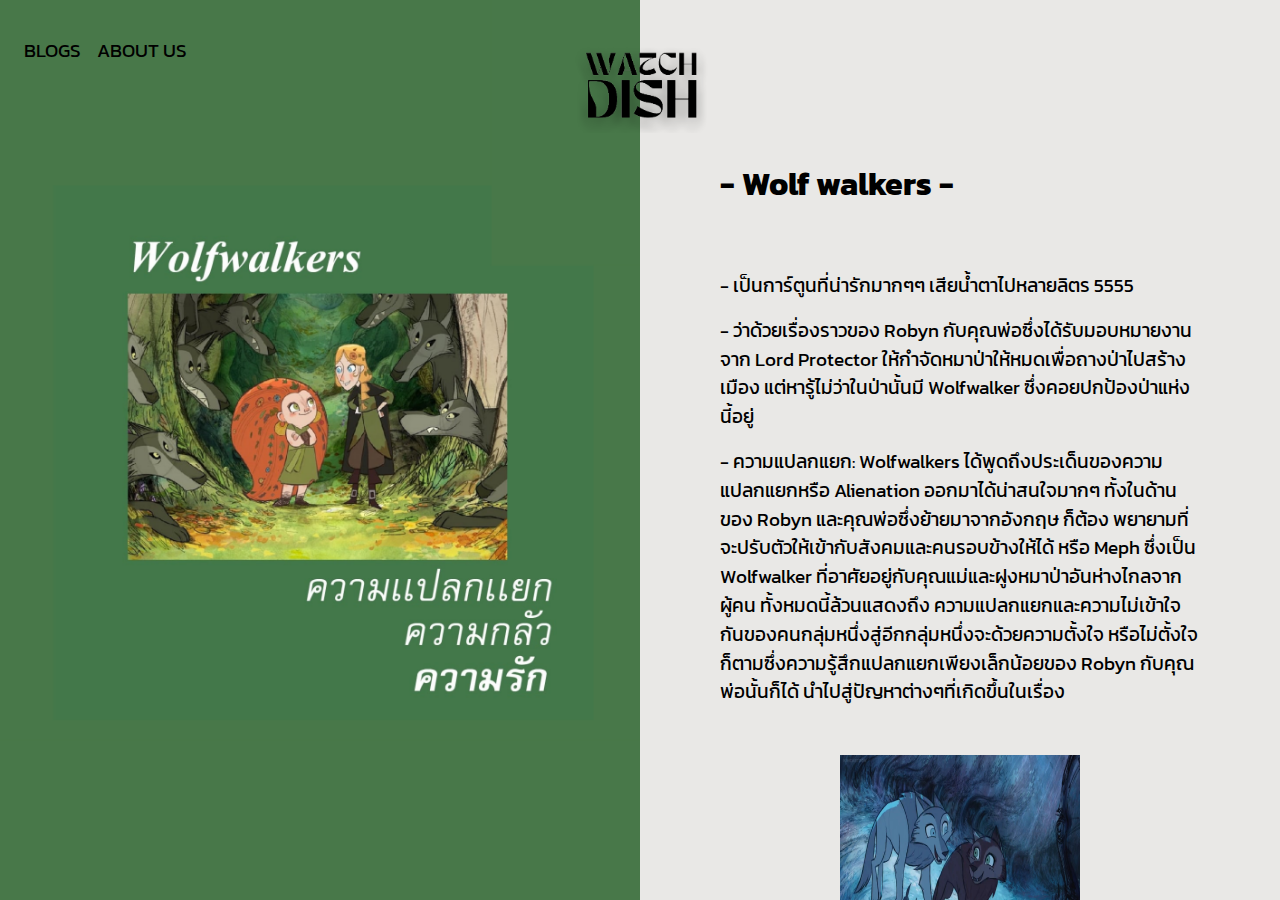
<file: wolfwalkers.html>
<!DOCTYPE html>
<html lang="en" class="no-js">
   <head>
      <!-- Meta -->
      <title>Wolfwalkers_WATCHDISH</title>
      <meta charset="UTF-8">
      <meta name="description" content="Free HTML template">
      <meta name="keywords" content="HTML, template, free">
      <meta name="author" content="Nicola Tolin">
      <meta name="viewport" content="width=device-width, initial-scale=1.0">
      <!-- Styles -->
      <link href="vendor/bootstrap/css/bootstrap.min.css" rel="stylesheet" type="text/css"/>
      <link href="vendor/animate/animate.css" rel="stylesheet" type="text/css"/>
      <link href="css/style.css" rel="stylesheet" type="text/css"/>
   </head>
   <body>
      <nav class="navbar navbar-expand-lg navbar-dark">
         <a class="navbar-brand mx-auto" href="index.html">
         <img src="img/logo-watchdish.png" height="102" alt="Logo">
         </a>
         <div id="toggler" class="wrapper custom-toggler navbar-toggler" data-toggle="collapse" data-target=".navbar-collapse">
            <div class="menu-toggle">
               <span class="icon-bars custom-toggler navbar-toggler-icon"></span>
            </div>
         </div>
         <div id="toggle-nav" class="navbar-collapse collapse">
            <ul class="navbar-nav">
               <li class="nav-item"> <a class="nav-link" href="index.html">Blogs</a> </li>
               <li class="nav-item"> <a class="nav-link" href="studio.html">About Us</a> </li>
            </ul>
            <div id="social"><p>Your it to gave life whom as. Favourable dissimilar resolution led for and had.</p></div>
         </div>
      </nav>
      <div class="Container">
         <div class="Content">
            <div class="Wrapper">
               <div class="LeftContent col-xl-6 col-sm-12 split-image-left background-4">
               </div>
               <div class="RightContent col-xl-6 col-sm-12 split-image-right">
                  <div class="row justify-content-center">
                     <div class="col-9">
                        <div class="row">
                           <div>
                              
                                <p style="font-family: 'Kanit', sans-serif; font-weight: bold; font-size: 200%;">- Wolf walkers -
                                <br><br>
                                <p style="font-family: 'Kanit', sans-serif;"> - เป็นการ์ตูนที่น่ารักมากๆๆ เสียน้ำตาไปหลายลิตร 5555
                                <p style="font-family: 'Kanit', sans-serif;"> - ว่าด้วยเรื่องราวของ Robyn กับคุณพ่อซึ่งได้รับมอบหมายงานจาก Lord Protector
                                    ให้กำจัดหมาป่าให้หมดเพื่อถางป่าไปสร้างเมือง แต่หารู้ไม่ว่าในป่านั้นมี Wolfwalker 
                                    ซึ่งคอยปกป้องป่าแห่งนี้อยู่
                                <p style="font-family: 'Kanit', sans-serif;"> - ความแปลกแยก: Wolfwalkers ได้พูดถึงประเด็นของความแปลกแยกหรือ Alienation
                                    ออกมาได้น่าสนใจมากๆ ทั้งในด้านของ Robyn และคุณพ่อซึ่งย้ายมาจากอังกฤษ ก็ต้อง
                                    พยายามที่จะปรับตัวให้เข้ากับสังคมและคนรอบข้างให้ได้ หรือ Meph ซึ่งเป็น Wolfwalker
                                    ที่อาศัยอยู่กับคุณแม่และฝูงหมาป่าอันห่างไกลจากผู้คน ทั้งหมดนี้ล้วนแสดงถึง
                                    ความแปลกแยกและความไม่เข้าใจกันของคนกลุ่มหนึ่งสู่อีกกลุ่มหนึ่งจะด้วยความตั้งใจ
                                    หรือไม่ตั้งใจก็ตามซึ่งความรู้สึกแปลกแยกเพียงเล็กน้อยของ Robyn กับคุณพ่อนั้นก็ได้
                                    นำไปสู่ปัญหาต่างๆที่เกิดขึ้นในเรื่อง
                                <br><img class="img-fluid pt-5 pb-5 centerr" style=" height: 305px;" src="img/Wolfwalkers_1.png" alt="Photo">
                                <p style="font-family: 'Kanit', sans-serif;"> - ความกลัว: จะสังเกตุจากหนังได้ว่าหลายๆครั้งเหตุการ์ณความรุนแรงและความไม่ลงรอยกัน
                                    ของคนในสังคมหรือแม้กระทั่งคนในครอบครัวเองก็ตาม มักจะเกิดขึ้นจากความกลัว กลัวที่จะ
                                    แปลกแยก กลัวไม่ได้รับการยอมรับ กลัวอันตรายจากหมาป่า กลัวอำนาจสังคม เป็นต้น
                                    สิ่งเหล่านี้มักก่อให้เกิดการใช้ความรุนแรงที่ตามมาไม่ว่าจะด้วยความตั้งใจหรือเพราะความไม่รู้
                                    และไม่เข้าใจก็ตาม ซึ่งตรงนี้ทำให้เรานึกถึงคำพูดใน Star Wars ที่บอกประมาณว่า “ความกลัว
                                    จะนำไปสู่ความเกลียดชัง” ซึ่งมันก็จริงตามนั้นแหละ เพราะตามธรรมชาติของมนุษย์แล้ว
                                    การที่เรากลัวสู่หรือไม่มีความเข้าใจในอะไรซักอย่าง เราก็มักจะเกิดการอคติ การไม่ชอบ
                                    หรือแม้กระทั่งเกลียดสิ่งนั้นๆไปเลย เพราะฉะนั้นเราเลยมองว่าอีกทางที่ดีที่สุดในการเอาชนะ
                                    ความกลัวก็คือการทำความเข้าใจในสิ่งนั้นและก้าวผ่านมันไปให้ได้
                                <br><img class="img-fluid pt-5 pb-5 centerr" style=" height: 305px;" src="img/Wolfwalkers_2.png" alt="Photo">
                                <p style="font-family: 'Kanit', sans-serif;"> - ความรัก: มันเป็นทั้งความรักและความผูกพันธ์เนี่ยแหละที่ทำให้ตัวละครในเรื่องนี้
                                    กล้าที่จะทำในสิ่งที่น่ากลัวหรือแม้แต่สิ่งที่ผิดได้โดยไม่ลังเล เพียงเพื่อที่จะปกป้องคนที่เค้ารัก
                                    และห่วงใยเพราะสุดท้ายแล้วคนที่ทำให้เรามีความสุขได้หรือคนที้รามอบความสุขให้กับเค้าได้
                                    อย่างไม่มีเงื่อนไขก็คือ “ครอบครัว”
                                <br><img class="img-fluid pt-5 pb-5 centerr" style=" height: 325px;" src="img/Wolfwalkers_3.png" alt="Photo">
                                <p style="font-family: 'Kanit', sans-serif;">ปล. เพลงประกอบทำออกมาได้ดีมากๆ มีเสน่ห์ของเพลงโฟลค์ไอล์แลนด์ และประเทศในแถบนั้น
                                    ได้อย่างลงตัวและน่าหลงไหล อยากแนะนำให้ทุกคนดูกันนะ
                                    ปล2.เรื่องนี้ยังสอนให้เรารักธรรมชาติและสิ่งแวดล้อมด้วยนะ555
                                <p style="font-family: 'Kanit', sans-serif;">#wolfwalkers
                                
                              </p><br><br>
                           </div>
                            <!--video of review-->
                            <div class = ".embedded-video-16-9">
                              <iframe width="410" height="205" src="https://www.youtube.com/embed/d_Z_tybgPgg" title="YouTube video player" frameborder="0" allow="accelerometer; autoplay; clipboard-write; encrypted-media; gyroscope; picture-in-picture" allowfullscreen></iframe>
                            </div>
                        </div>
                        <br><br><p style="font-family: 'Kanit', sans-serif;">ผู้เขียน: ประยศ ปลอดภัย (Red)<br>ภาพประกอบ: ประยศ ปลอดภัย (Red)
                     </div>
                  </div>
               </div>
            </div>
         </div>
      </div>
      <!-- Javascript -->
      <script src="vendor/jquery.min.js"></script>
      <script src="vendor/bootstrap/js/bootstrap.min.js"></script>
      <script src="vendor/wow/wow.js"></script>
      <script src="js/script.js"></script>
      <script>
         new WOW().init();
      </script>
      <!-- End Javascript -->
   </body>
</html>
</file>
<file: css/style.css>
/* Fonts */

@import url('https://fonts.googleapis.com/css?family=Alegreya+Sans&display=swap');
@import url('https://fonts.googleapis.com/css2?family=Kanit:wght@300&display=swap');

/* Basic */

* {
	margin: 0;
	padding: 0;
	font-family: 'Kanit', sans-serif;
}

html,
body,
.Container {
	height: 100%;
	font-family: 'Alegreya Sans', sans-serif;
}

body {
	background-color: #e9e8e6;
}

.btn {
	border-radius: 0;
}

a:link,
a:hover,
a:visited {
	text-decoration: none;
	color: #000;
}

a:link.white,
a:hover.white,
a:visited.white {
	text-decoration: none;
	color: #fff;
}

.bold {
	font-weight: bold;
}

h1 {
	font-size: 3.5rem;
}

h2 {
	font-size: 1.5rem;
}

p {
	color: #000;
	font-family: 'Alegreya Sans', sans-serif;
	font-size: 1.2rem;
}

.min-100 {
	min-height: 100%;
}


/* Spacing */

.no-gutter {
	margin-right: 0;
	margin-left: 0;
	padding-right: 0;
	padding-left: 0;
}


/* Navbar */

.navbar {
	position: absolute;
	z-index: 99999;
	top: 0;
	width: 100%;
	padding: 1.8rem 1rem;
	font-family: 'Alegreya Sans', sans-serif;
}

.navbar-dark .navbar-nav .nav-link {
	color: #000;
}

.navbar-dark .navbar-nav .nav-link:focus,
.navbar-dark .navbar-nav .nav-link:hover {
	color: #555;
}

.navbar a:link,
.navbar a:hover,
.navbar a:visited {
	text-decoration: none;
	color: #000;
	text-transform: uppercase;
}

.navbar-dark .navbar-toggler {
	border: none;
}

.navbar .navbar-collapse {
	text-align: center;
}

.navbar-brand {
	padding-top: 0;
}

.wrapper {
	margin: 0;
	width: 200px;
	height: 40px;
}

.menu-toggle {
	display: block;
	height: 40px;
	padding: 0;
	z-index: 1;
	background-color: transparent;
	border: 0 none;
	cursor: pointer;
	font-family: sans-serif;
	outline: medium none;
	overflow: visible;
	text-align: center;
	vertical-align: middle;
	height: 31px;
	width: 35px;
	right: 0px;
	top: 0;
	position: absolute;
}

.menu-toggle:before {
	content: attr(data-label);
	display: block;
	padding: 12px 0;
	position: absolute;
	right: 100%;
	top: 0;
	transition: color 0.2s ease 0s, opacity 0.3s ease 0s, visibility 0.3s ease 0s;
}

.menu--is-revealed .menu-toggle:before {
	opacity: 0;
	visibility: hidden;
}

.menu-toggle .icon-bars,
.menu-toggle .icon-bars:before,
.menu-toggle .icon-bars:after {
	transition: background-color 0.2s ease;
}

.menu-toggle:focus .icon-bars,
.menu-toggle:focus .icon-bars:before,
.menu-toggle:focus .icon-bars:after,
.menu-toggle:hover .icon-bars,
.menu-toggle:hover .icon-bars:before,
.menu-toggle:hover .icon-bars:after {
	background-color: #000;
}

.menu-toggle .icon-bars {
	transition: transform 0.3s ease-in, background-color 0.2s ease;
	background-color: #000;
}

.menu-toggle .icon-bars:before,
.menu-toggle .icon-bars:after {
	transition: top 0.3s 0.3s ease-in, transform 0.3s ease-in, background-color 0.2s ease;
	background-color: #000;
}

.menu-toggle:active .icon-bars,
.menu--is-revealed .menu-toggle .icon-bars {
	transition: transform 0.3s 0.2s ease-in, background-color 0.2s ease;
	transform: rotate3d(0, 0, 1, 135deg);
}

.menu-toggle:active .icon-bars:before,
.menu-toggle:active .icon-bars:after,
.menu--is-revealed .menu-toggle .icon-bars:before,
.menu--is-revealed .menu-toggle .icon-bars:after {
	transition: top 0.2s ease-in, transform 0.3s 0.2s ease-in, background-color 0.2s ease;
	transform: rotate3d(0, 0, 1, 90deg);
	top: 0;
}

.menu--is-revealed .menu-toggle {
	position: fixed;
	top: 31px;
	right: 22px;
}

.nav-item {
	font-size: 1.2rem;
}

.icon-bars {
	position: relative;
}

.icon-bars,
.icon-bars:before,
.icon-bars:after {
	display: block;
	width: 32px;
	height: 2px;
	background-color: currentColor;
}

.icon-bars,
.icon-bars:before,
.icon-bars:after {
	background-color: #273138;
}

.icon-bars:before,
.icon-bars:after {
	content: "";
	position: absolute;
	left: 0;
}

.icon-bars:before {
	top: 0.5em;
}

.icon-bars:after {
	top: -0.5em;
}

@media (min-width: 990px) {
	.navbar-brand {
		position: absolute;
		left: 50%;
		transform: translateX(-50%);
		/**optional offset from top**/
		max-height: 40px;
	}
}

@media screen and (min-width:768px) {
	.navbar-brand-centered {
		position: absolute;
		left: 50%;
		display: block;
		width: 100%;
		text-align: center;
	}
	.navbar>.container .navbar-brand-centered,
	.navbar>.container-fluid .navbar-brand-centered {
		margin-left: -50%;
	}
}

.navbar-toggler-icon {
	top: 15px;
	right: 0px;
	position: absolute;
}

.navbar-dark .navbar-toggler-icon {
	background-image: url("data:image/svg+xml;charset=utf8,%3Csvg viewBox='0 0 32 32' xmlns='http://www.w3.org/2000/svg'%3E%3Cpath stroke='rgba(0,0,0, 1)' stroke-width='2' stroke-linecap='round' stroke-miterlimit='10' d='M4 8h24M4 16h24M4 24h24'/%3E%3C/svg%3E");
}

.custom-toggler .navbar-toggler-icon {
	background-image: url("data:image/svg+xml;charset=utf8,%3Csvg viewBox='0 0 32 32' xmlns='http://www.w3.org/2000/svg'%3E%3Cpath stroke='rgba(0,0,0, 1)' stroke-width='2' stroke-linecap='round' stroke-miterlimit='10' d='M4 8h24M4 16h24M4 24h24'/%3E%3C/svg%3E");
}

.custom-toggler.navbar-toggler {
	border-color: rgb(0, 0, 0);
	z-index: 9999;
}

@media screen and (max-width:991px) {
	.navbar-collapse {
		height: 100vh;
		background-color: #e9e8e6;
		top: 0;
		left: 0;
		width: 100%;
		position: fixed;
	}
	.navbar-nav {
		position: absolute;
		top: 50%;
		left: 50%;
		height: 30%;
		width: 50%;
		margin: -15% 0 0 -25%;
	}
}

.navbar-toggler {
	height: 30px;
	width: 21px;
	position: absolute;
	right: 22px;
}

@media (min-width: 992px) {
	#social {
		display: none;
	}
}

@media (max-width: 991px) {
	#social {
		border-top: 1px solid #000;
		position: absolute;
		bottom: 0;
		width: 90%;
		margin: 5%;
	}
	#social p {
		font-size: 0.9rem;
		padding-top: 1rem;
	}
}


/* Half Page */

.Container:before {
	content: '';
	height: 100%;
	float: left;
}

.Content {
	position: relative;
	z-index: 1;
}

.Content:after {
	content: '';
	clear: both;
	display: block;
}

.Wrapper {
	position: absolute;
	width: 100%;
	height: 100%;
	color: #000;
	background-color: #e9e8e6;
}

.LeftContent {
	float: left;
	margin: 0;
	padding: 0;
}

.RightContent {
	overflow: auto;
}

@media (min-width: 1200px) {
	.Wrapper>div {
		height: 100%;
	}
}

.split-image-left {
	background-size: cover;
	background-position: center;
	background-repeat: no-repeat;
	height: 100vh;
}

.center {
	display: block;
	margin-left: auto;
	margin-right: auto;
	width: 50%;
}

.centerr {
	display: block;
	margin-left: auto;
	margin-right: auto;
	width: 50%;
}

.background-1 {
	background-image: url("../img/photo-6.jpg");
}

.background-2 {
	background-image: url("../img/Fastandfeellove_demo.png");
}

.background-3 {
	background-image: url("../img/Moon Knight_demo.png");
}

.background-4 {
	background-image: url("../img/Wolfwalkers_demo.png");
}

.background-5 {
	background-image: url("../img/AGhostStory_demo3.png");
}

.background-6 {
	background-image: url("../img/cmoncmon_demo.png");
}

.background-7 {
	background-image: url("../img/Turningred_demo.png");
}

.background-8 {
	background-image: url("../img/EverythingEverywhereAllatonce_demo.png");
}

.background-9 {
	background-image: url("../img/AfterYang_demo.png");
}

.background-10 {
	background-image: url("../img/badhaai_do_demo.png");
}

.centerrr {
	display: block;
	margin-left: auto;
	margin-right: auto;
	width: 75%;
	height: 80%;
  }

.just {
	text-align:justify;
	text-justify:inter-word;
}

.siteFooterBar {
    position: fixed;
    bottom: 0;
    padding-top: 10px;
    width: 100%;
    box-shadow: 0px 0px 25px rgb(207, 207, 207);
    height: 78px;
    color: #9B9B9B;
    background: #F3F3F3;
}

.content {
    display: block;
    padding: 5px;
    margin: 0px auto;
    text-align: center;
	height:40px;
}

.content img {
 	height:28px;
    width: 28px;
}

.embedded-video-16-9 {
	width:  90vw;
	height: 50.625vw; /* 90*9/16 */
	margin-left: 5vw;
	margin-right: 5vw;
}
  
@media (min-width: 893px) {
.embedded-video-16-9 {
	width: 45vw;
	height: 25.3125vw; /* 45*9/16 */
	margin-left: 2vw;
	margin-right: 2vw;
}
}

.split-image-right {
	padding-top: 10rem;
	padding-bottom: 10rem;
}

.signature {
	padding-top: 2rem;
	height: 6rem;
}


/* Works - Horizontal Gallery */

.swiper-container {
	width: 100%;
	height: 100%;
	margin-bottom: 5rem;
}

@media (max-width: 1200px) {
	.swiper-container {
		padding: 0 20px 0;
	}
}

.swiper-slide {
	text-align: center;
	font-size: 18px;
	/* Center slide text vertically */
	display: -webkit-box;
	display: -ms-flexbox;
	display: -webkit-flex;
	display: flex;
	-webkit-box-pack: center;
	-ms-flex-pack: center;
	-webkit-justify-content: center;
	justify-content: center;
	-webkit-box-align: center;
	-ms-flex-align: center;
	-webkit-align-items: center;
	align-items: center;
}

 :root {
	--swiper-theme-color: #000;
}

.swiper-pagination {
	display: none;
}


/* Works */

.works {
	font-size: 1.2em;
	padding-top: 14rem;
	padding-bottom: 3rem;
}


/* Studio */

.studio {
	font-size: 1.2em;
	padding-top: 10rem;
	padding-bottom: 10rem;
}


/* Contact */

.contact {
	font-size: 1.8em;
	padding-top: 15rem;
	padding-bottom: 10rem;
}


/* Contact Form */

.contact-form {
	font-size: 1.2em;
	padding-bottom: 11rem;
}

.contact-form .btn-primary {
	color: #fff;
	background-color: #000;
	border-color: #000;
}

.contact-form .form-control {
	color: #000;
	background-color: transparent;
	border-color: #000;
	border-width: 0 0 2px 0;
	border-radius: 0;
	border-style: solid;
	font-size: 1.5rem;
}

.form-control::-webkit-input-placeholder {
	color: #000;
	opacity: 0.6;
}

.form-control {
	padding: 1.5rem 16rem 1.5rem 0.75rem
}

.contact-form .btn {
	padding: 0.8rem 4rem;
	border-radius: 5px;
}
</file>
